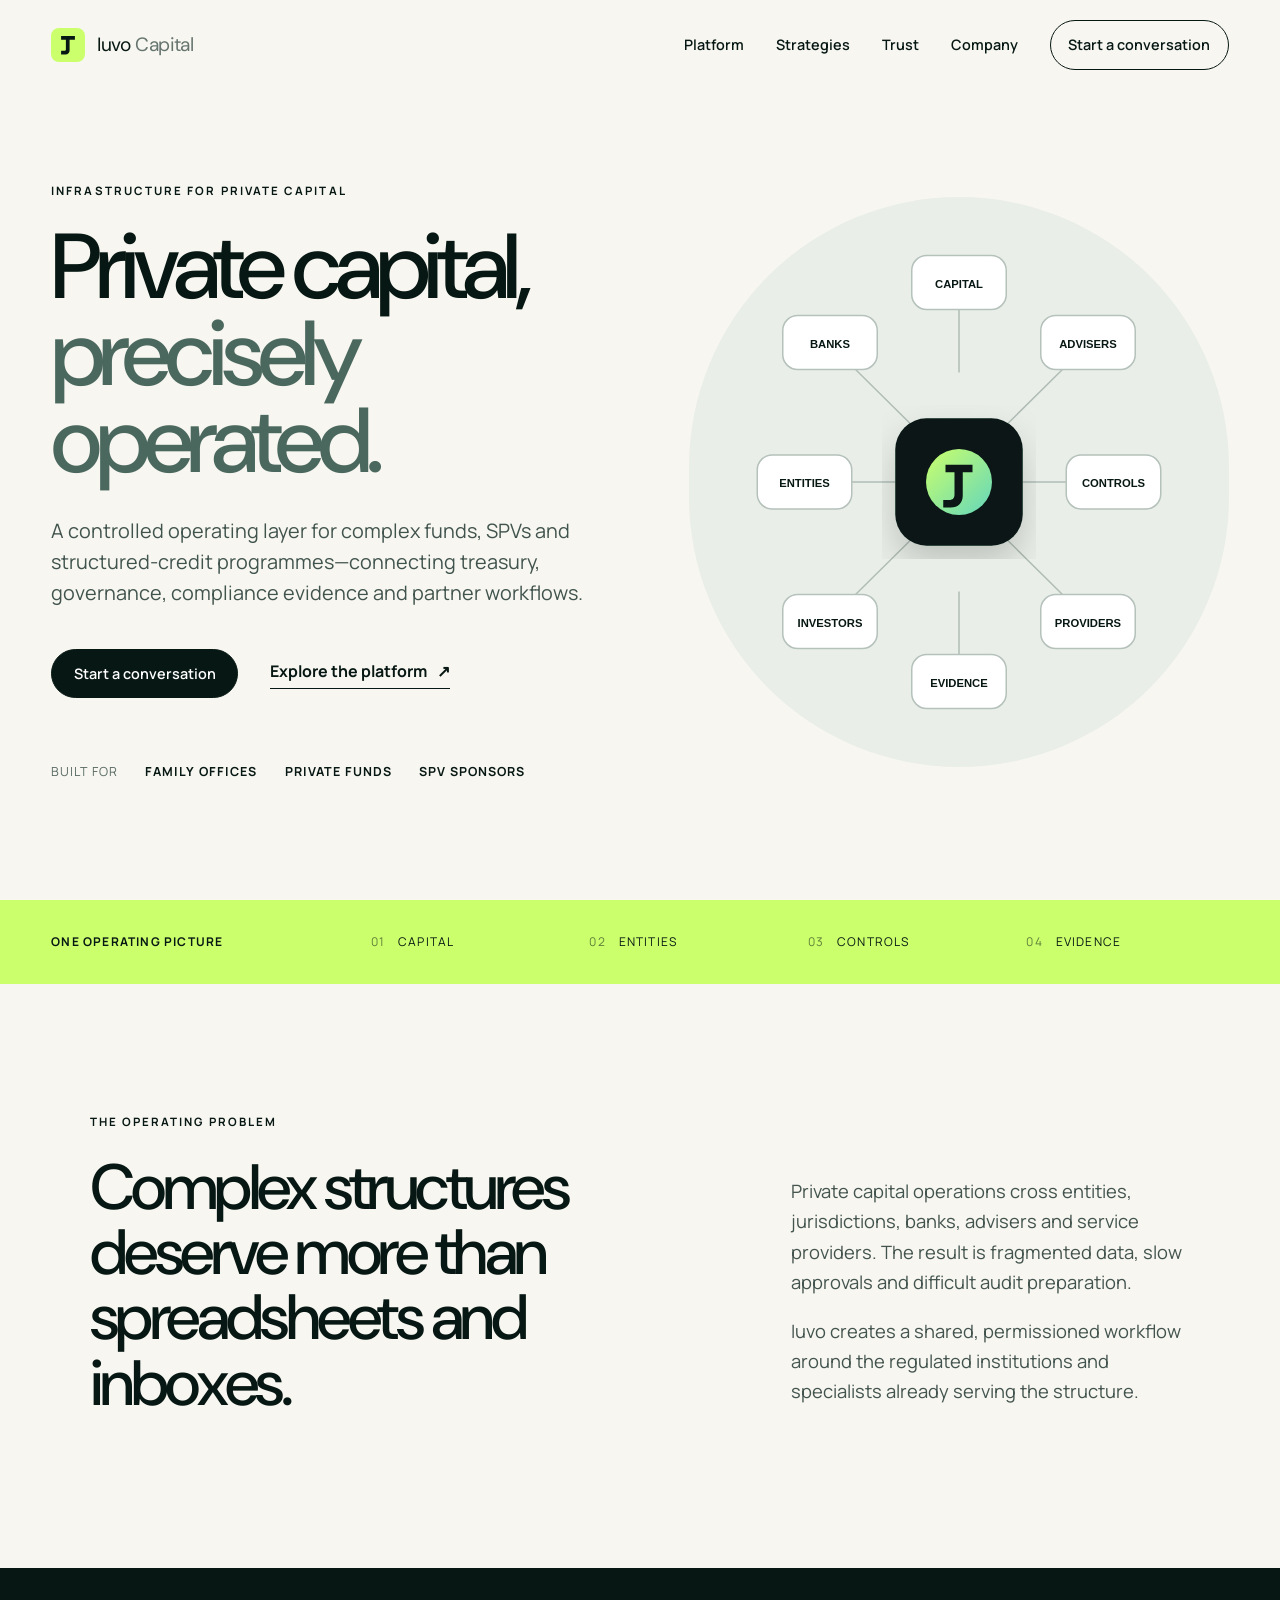
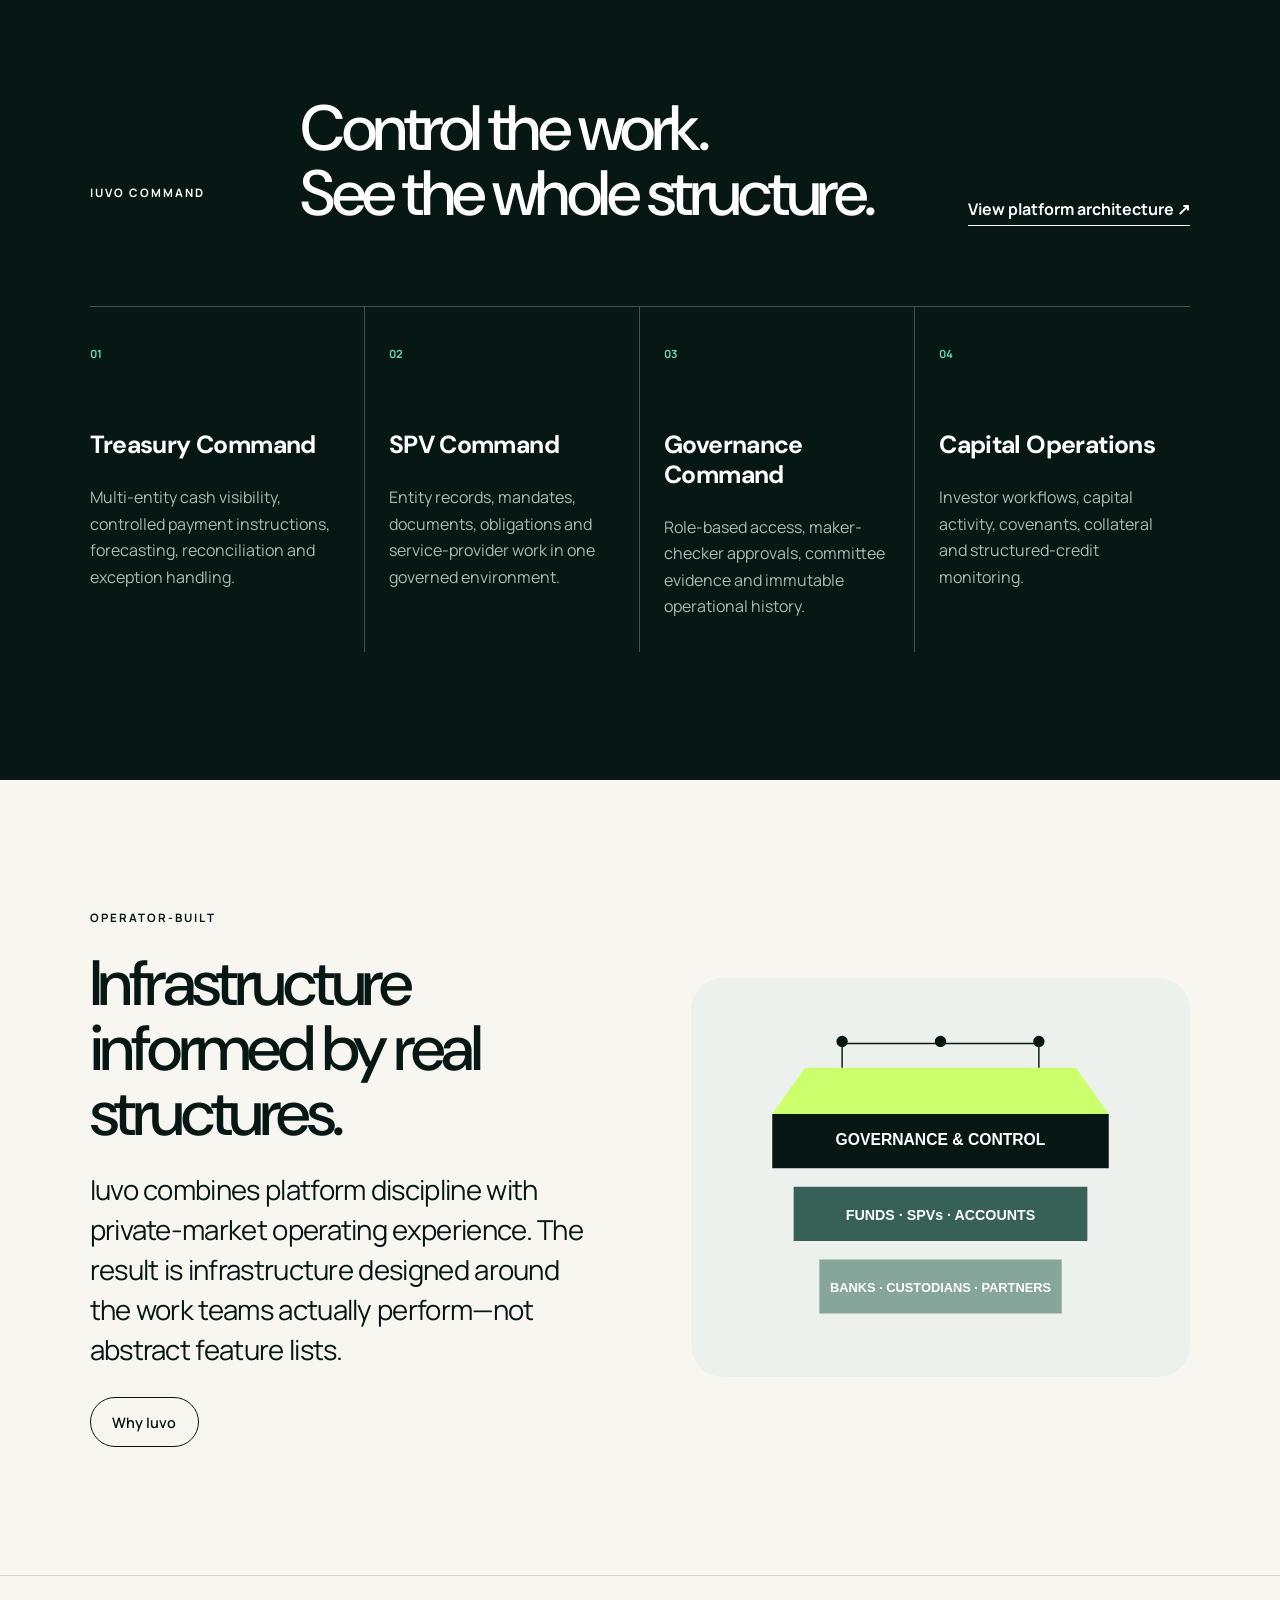
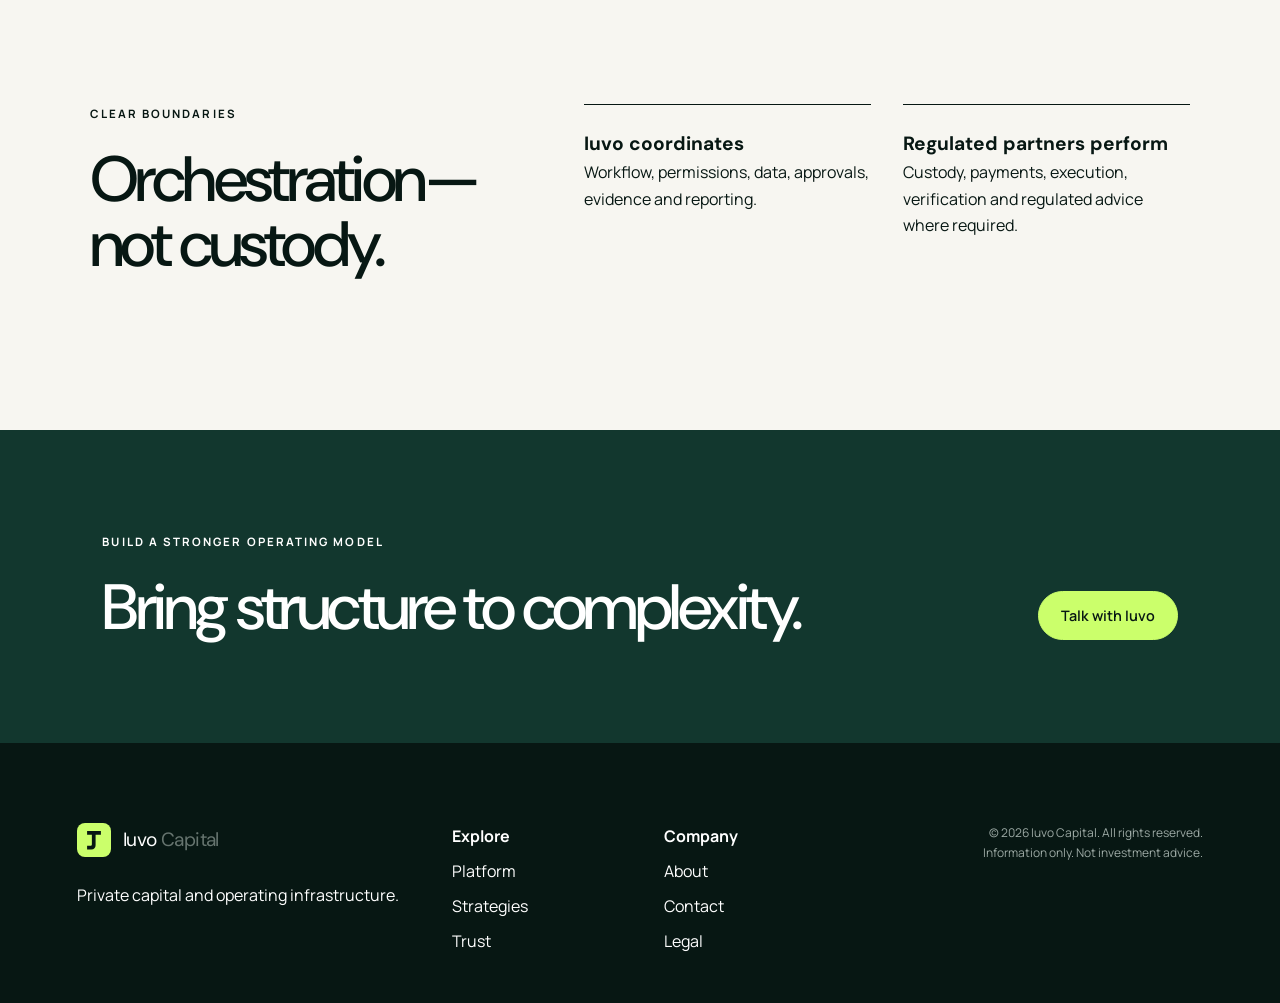
<file: index.html>
<!doctype html>
<html lang="en">
<head>
  <meta charset="utf-8"><meta name="viewport" content="width=device-width,initial-scale=1">
  <meta name="description" content="Iuvo Capital provides controlled operating infrastructure for complex private capital structures.">
  <meta name="theme-color" content="#071713"><title>Iuvo Capital — Private capital, precisely operated</title>
  <link rel="icon" href="assets/mark.svg" type="image/svg+xml"><link rel="stylesheet" href="assets/site.css">
  <script defer src="assets/site.js"></script>
</head>
<body>
<a class="skip" href="#main">Skip to content</a>
<header class="site-header"><a class="brand" href="index.html" aria-label="Iuvo Capital home"><img src="assets/mark.svg" alt=""><span>Iuvo <b>Capital</b></span></a><button class="menu" aria-expanded="false" aria-controls="nav">Menu</button><nav id="nav" aria-label="Main navigation"><a href="platform.html">Platform</a><a href="strategies.html">Strategies</a><a href="security.html">Trust</a><a href="about.html">Company</a><a class="nav-cta" href="contact.html">Start a conversation</a></nav></header>
<main id="main">
<section class="hero"><div class="hero-copy"><p class="eyebrow">Infrastructure for private capital</p><h1>Private capital,<br><em>precisely operated.</em></h1><p class="lede">A controlled operating layer for complex funds, SPVs and structured-credit programmes—connecting treasury, governance, compliance evidence and partner workflows.</p><div class="actions"><a class="button" href="contact.html">Start a conversation</a><a class="text-link" href="platform.html">Explore the platform <span>↗</span></a></div><div class="hero-proof"><span>Built for</span><b>Family offices</b><b>Private funds</b><b>SPV sponsors</b></div></div><div class="hero-art"><img src="assets/hero-system.svg" alt="Abstract network showing connected entities, capital and controls"></div></section>
<section class="signal"><p>One operating picture</p><div><span>01</span> Capital</div><div><span>02</span> Entities</div><div><span>03</span> Controls</div><div><span>04</span> Evidence</div></section>
<section class="section intro"><div><p class="eyebrow">The operating problem</p><h2>Complex structures deserve more than spreadsheets and inboxes.</h2></div><div><p>Private capital operations cross entities, jurisdictions, banks, advisers and service providers. The result is fragmented data, slow approvals and difficult audit preparation.</p><p>Iuvo creates a shared, permissioned workflow around the regulated institutions and specialists already serving the structure.</p></div></section>
<section class="section dark"><div class="section-head"><p class="eyebrow">Iuvo Command</p><h2>Control the work.<br>See the whole structure.</h2><a class="text-link light" href="platform.html">View platform architecture ↗</a></div><div class="card-grid"><article class="feature-card"><span>01</span><h3>Treasury Command</h3><p>Multi-entity cash visibility, controlled payment instructions, forecasting, reconciliation and exception handling.</p></article><article class="feature-card"><span>02</span><h3>SPV Command</h3><p>Entity records, mandates, documents, obligations and service-provider work in one governed environment.</p></article><article class="feature-card"><span>03</span><h3>Governance Command</h3><p>Role-based access, maker-checker approvals, committee evidence and immutable operational history.</p></article><article class="feature-card"><span>04</span><h3>Capital Operations</h3><p>Investor workflows, capital activity, covenants, collateral and structured-credit monitoring.</p></article></div></section>
<section class="section split"><div><p class="eyebrow">Operator-built</p><h2>Infrastructure informed by real structures.</h2><p class="large-copy">Iuvo combines platform discipline with private-market operating experience. The result is infrastructure designed around the work teams actually perform—not abstract feature lists.</p><a class="button outline" href="about.html">Why Iuvo</a></div><img src="assets/structure.svg" alt="Layered illustration of an investment structure with entities and controls"></section>
<section class="section boundary"><div><p class="eyebrow">Clear boundaries</p><h2>Orchestration—not custody.</h2></div><div class="boundary-grid"><div><b>Iuvo coordinates</b><p>Workflow, permissions, data, approvals, evidence and reporting.</p></div><div><b>Regulated partners perform</b><p>Custody, payments, execution, verification and regulated advice where required.</p></div></div></section>
<section class="cta"><p class="eyebrow">Build a stronger operating model</p><h2>Bring structure to complexity.</h2><a class="button pale" href="contact.html">Talk with Iuvo</a></section>
</main>
<footer><div><a class="brand footer-brand" href="index.html"><img src="assets/mark.svg" alt=""><span>Iuvo <b>Capital</b></span></a><p>Private capital and operating infrastructure.</p></div><div><b>Explore</b><a href="platform.html">Platform</a><a href="strategies.html">Strategies</a><a href="security.html">Trust</a></div><div><b>Company</b><a href="about.html">About</a><a href="contact.html">Contact</a><a href="legal.html">Legal</a></div><p class="fine">© <span data-year></span> Iuvo Capital. All rights reserved.<br>Information only. Not investment advice.</p></footer>
</body></html>
</file>
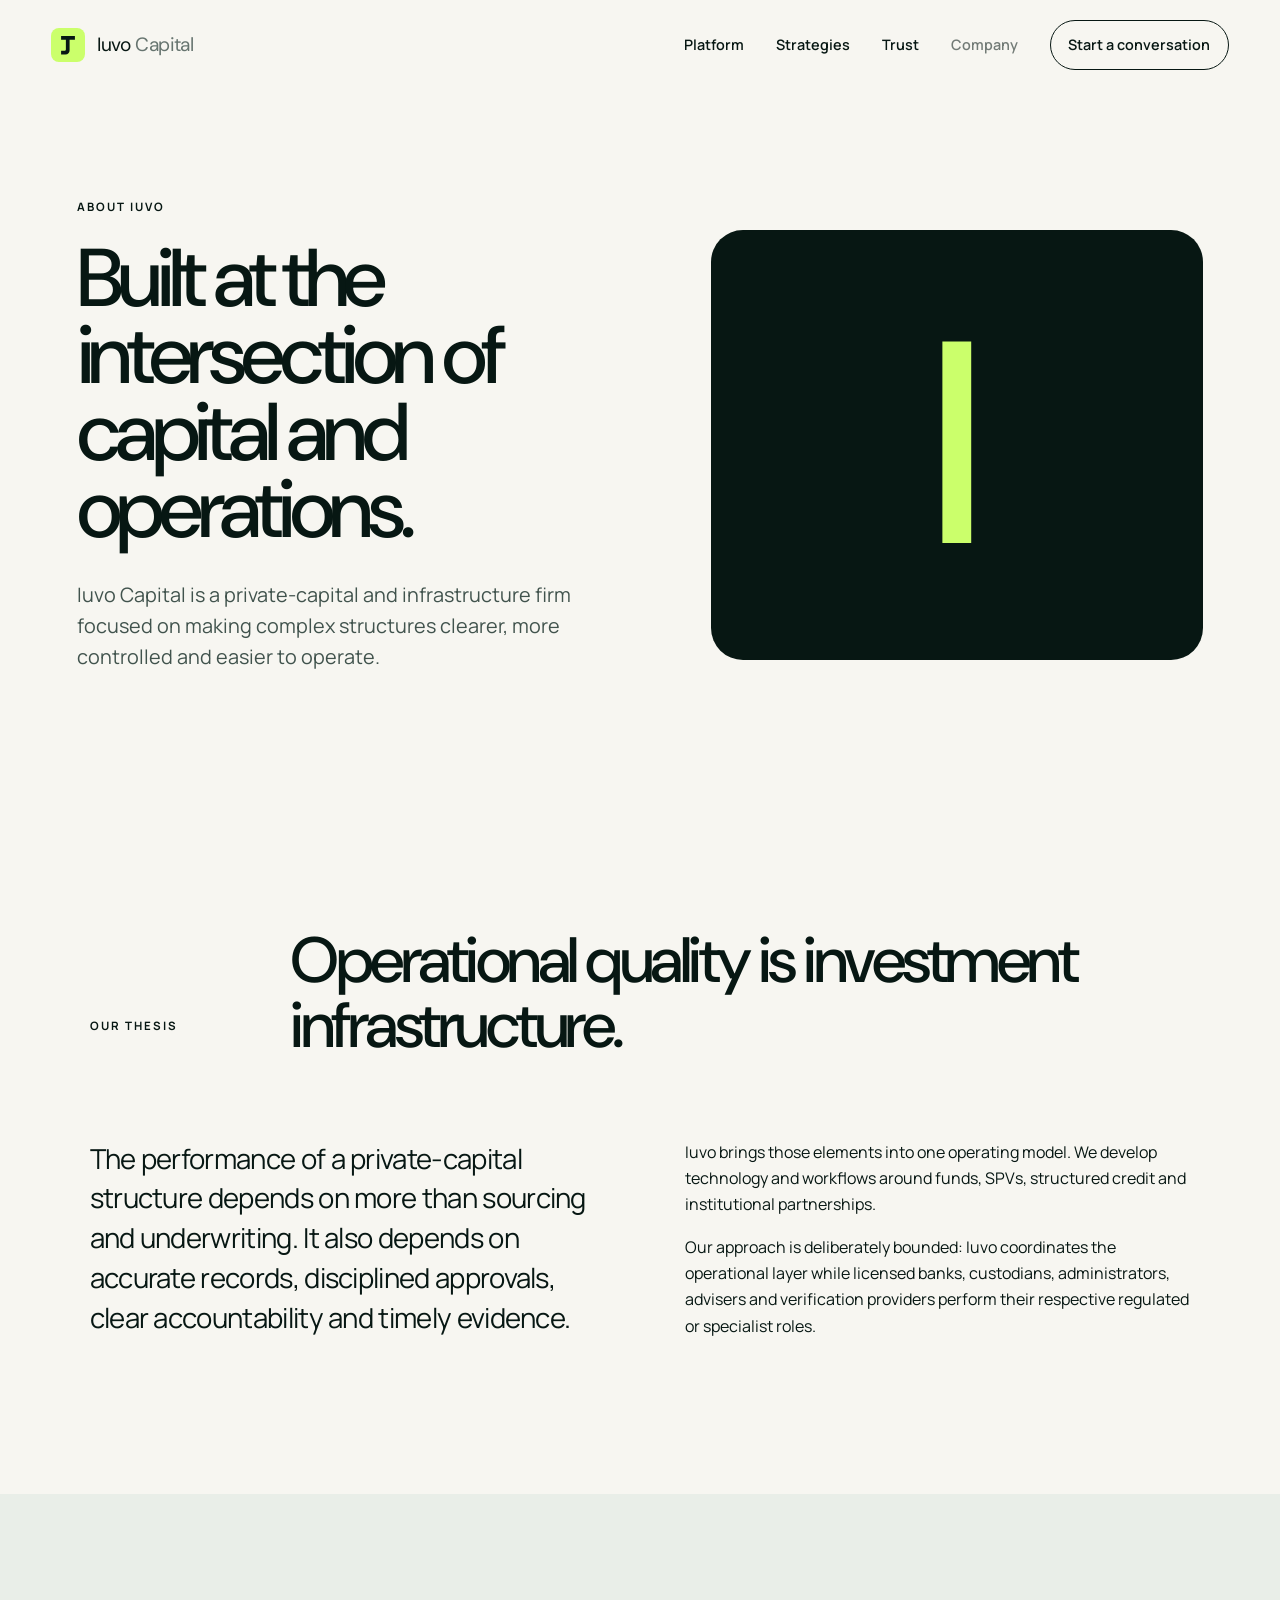
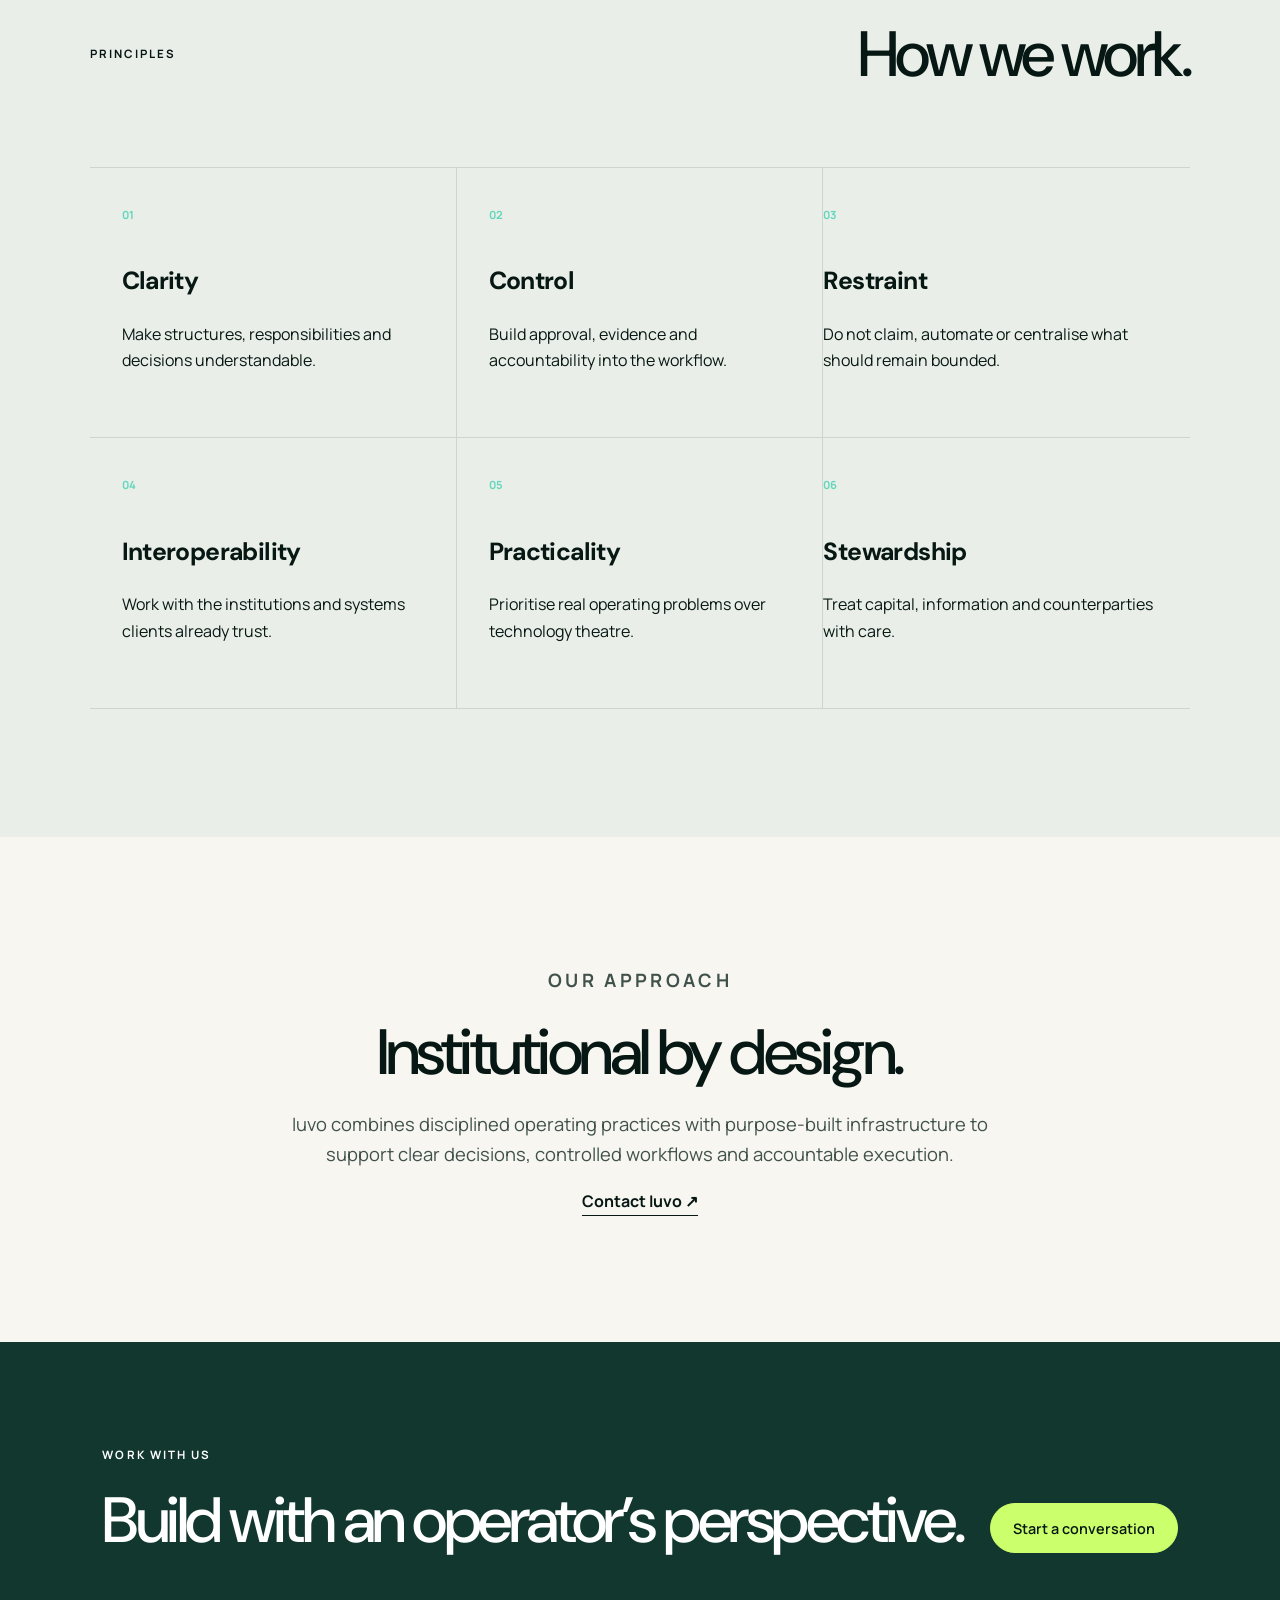
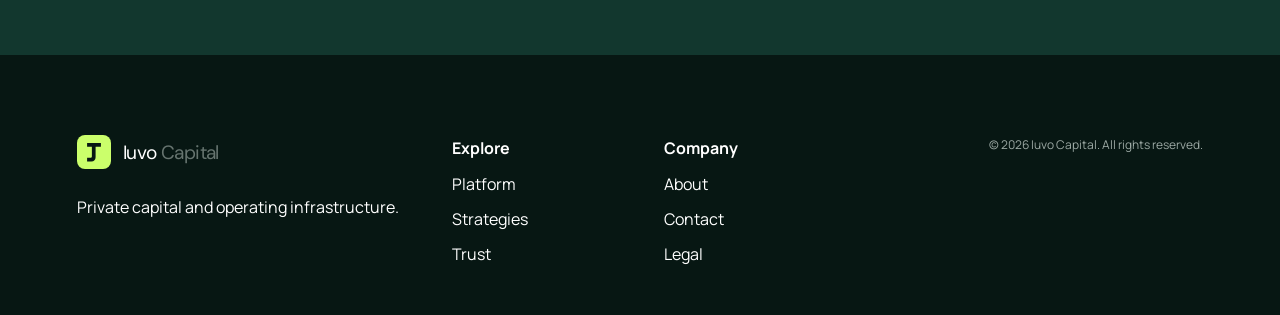
<file: about.html>
<!doctype html><html lang="en"><head><meta charset="utf-8"><meta name="viewport" content="width=device-width,initial-scale=1"><meta name="description" content="About Iuvo Capital."><title>Company — Iuvo Capital</title><link rel="icon" href="assets/mark.svg" type="image/svg+xml"><link rel="stylesheet" href="assets/site.css"><script defer src="assets/site.js"></script></head><body><a class="skip" href="#main">Skip to content</a><header class="site-header"><a class="brand" href="index.html"><img src="assets/mark.svg" alt=""><span>Iuvo <b>Capital</b></span></a><button class="menu" aria-expanded="false" aria-controls="nav">Menu</button><nav id="nav"><a href="platform.html">Platform</a><a href="strategies.html">Strategies</a><a href="security.html">Trust</a><a aria-current="page" href="about.html">Company</a><a class="nav-cta" href="contact.html">Start a conversation</a></nav></header><main id="main"><section class="page-hero about-hero"><div><p class="eyebrow">About Iuvo</p><h1>Built at the intersection of capital and operations.</h1><p class="lede">Iuvo Capital is a private-capital and infrastructure firm focused on making complex structures clearer, more controlled and easier to operate.</p></div><div class="monogram">I</div></section><section class="section"><div class="section-head"><p class="eyebrow">Our thesis</p><h2>Operational quality is investment infrastructure.</h2></div><div class="two-col"><p class="large-copy">The performance of a private-capital structure depends on more than sourcing and underwriting. It also depends on accurate records, disciplined approvals, clear accountability and timely evidence.</p><div><p>Iuvo brings those elements into one operating model. We develop technology and workflows around funds, SPVs, structured credit and institutional partnerships.</p><p>Our approach is deliberately bounded: Iuvo coordinates the operational layer while licensed banks, custodians, administrators, advisers and verification providers perform their respective regulated or specialist roles.</p></div></div></section><section class="section pale-section"><div class="section-head"><p class="eyebrow">Principles</p><h2>How we work.</h2></div><div class="principles"><article><span>01</span><h3>Clarity</h3><p>Make structures, responsibilities and decisions understandable.</p></article><article><span>02</span><h3>Control</h3><p>Build approval, evidence and accountability into the workflow.</p></article><article><span>03</span><h3>Restraint</h3><p>Do not claim, automate or centralise what should remain bounded.</p></article><article><span>04</span><h3>Interoperability</h3><p>Work with the institutions and systems clients already trust.</p></article><article><span>05</span><h3>Practicality</h3><p>Prioritise real operating problems over technology theatre.</p></article><article><span>06</span><h3>Stewardship</h3><p>Treat capital, information and counterparties with care.</p></article></div></section><section class="section notice"><p class="eyebrow">Our approach</p><h2>Institutional by design.</h2><p>Iuvo combines disciplined operating practices with purpose-built infrastructure to support clear decisions, controlled workflows and accountable execution.</p><a class="text-link" href="contact.html">Contact Iuvo ↗</a></section><section class="cta"><p class="eyebrow">Work with us</p><h2>Build with an operator’s perspective.</h2><a class="button pale" href="contact.html">Start a conversation</a></section></main><footer><div><a class="brand footer-brand" href="index.html"><img src="assets/mark.svg" alt=""><span>Iuvo <b>Capital</b></span></a><p>Private capital and operating infrastructure.</p></div><div><b>Explore</b><a href="platform.html">Platform</a><a href="strategies.html">Strategies</a><a href="security.html">Trust</a></div><div><b>Company</b><a href="about.html">About</a><a href="contact.html">Contact</a><a href="legal.html">Legal</a></div><p class="fine">© <span data-year></span> Iuvo Capital. All rights reserved.</p></footer></body></html>
</file>
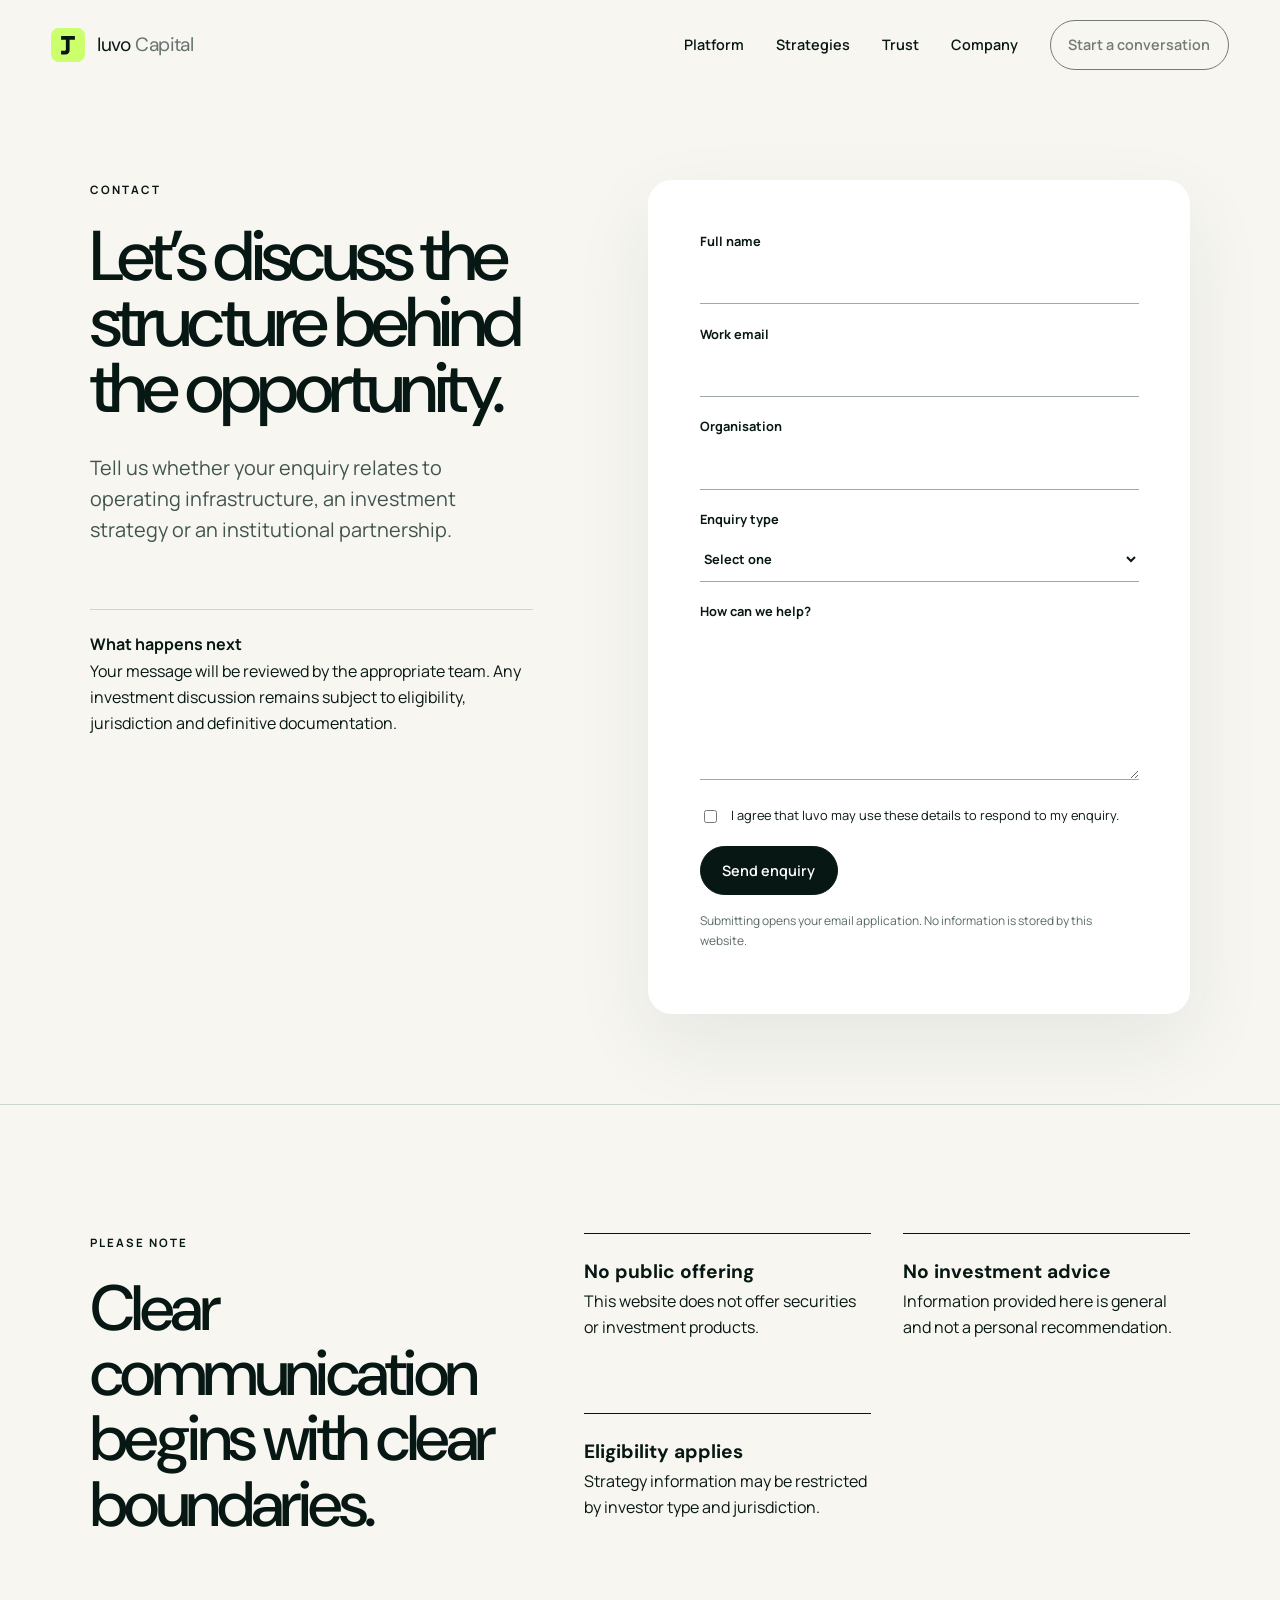
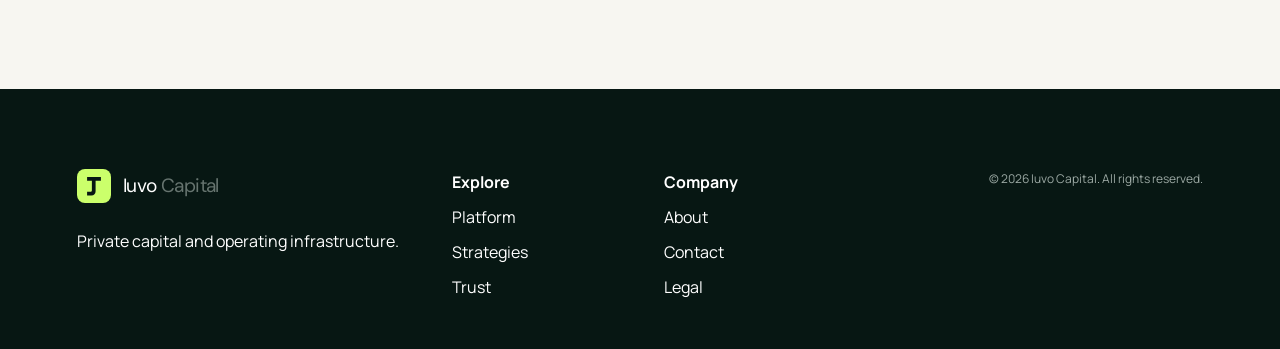
<file: contact.html>
<!doctype html><html lang="en"><head><meta charset="utf-8"><meta name="viewport" content="width=device-width,initial-scale=1"><meta name="description" content="Contact Iuvo Capital."><title>Contact — Iuvo Capital</title><link rel="icon" href="assets/mark.svg" type="image/svg+xml"><link rel="stylesheet" href="assets/site.css"><script defer src="assets/site.js"></script></head><body><a class="skip" href="#main">Skip to content</a><header class="site-header"><a class="brand" href="index.html"><img src="assets/mark.svg" alt=""><span>Iuvo <b>Capital</b></span></a><button class="menu" aria-expanded="false" aria-controls="nav">Menu</button><nav id="nav"><a href="platform.html">Platform</a><a href="strategies.html">Strategies</a><a href="security.html">Trust</a><a href="about.html">Company</a><a class="nav-cta" aria-current="page" href="contact.html">Start a conversation</a></nav></header><main id="main"><section class="contact-wrap"><div><p class="eyebrow">Contact</p><h1>Let’s discuss the structure behind the opportunity.</h1><p class="lede">Tell us whether your enquiry relates to operating infrastructure, an investment strategy or an institutional partnership.</p><div class="contact-note"><b>What happens next</b><p>Your message will be reviewed by the appropriate team. Any investment discussion remains subject to eligibility, jurisdiction and definitive documentation.</p></div></div><form id="contact-form" action="mailto:contact@iuvo.capital" method="post" enctype="text/plain"><label>Full name<input required name="name" autocomplete="name"></label><label>Work email<input required type="email" name="email" autocomplete="email"></label><label>Organisation<input name="organisation" autocomplete="organization"></label><label>Enquiry type<select required name="enquiry"><option value="">Select one</option><option>Platform and infrastructure</option><option>Investment strategy</option><option>Institutional partnership</option><option>Security and diligence</option><option>Other</option></select></label><label>How can we help?<textarea required name="message" rows="6"></textarea></label><label class="consent"><input required type="checkbox" name="consent"> <span>I agree that Iuvo may use these details to respond to my enquiry.</span></label><button class="button" type="submit">Send enquiry</button><p class="form-note">Submitting opens your email application. No information is stored by this website.</p></form></section><section class="section boundary"><div><p class="eyebrow">Please note</p><h2>Clear communication begins with clear boundaries.</h2></div><div class="boundary-grid"><div><b>No public offering</b><p>This website does not offer securities or investment products.</p></div><div><b>No investment advice</b><p>Information provided here is general and not a personal recommendation.</p></div><div><b>Eligibility applies</b><p>Strategy information may be restricted by investor type and jurisdiction.</p></div></div></section></main><footer><div><a class="brand footer-brand" href="index.html"><img src="assets/mark.svg" alt=""><span>Iuvo <b>Capital</b></span></a><p>Private capital and operating infrastructure.</p></div><div><b>Explore</b><a href="platform.html">Platform</a><a href="strategies.html">Strategies</a><a href="security.html">Trust</a></div><div><b>Company</b><a href="about.html">About</a><a href="contact.html">Contact</a><a href="legal.html">Legal</a></div><p class="fine">© <span data-year></span> Iuvo Capital. All rights reserved.</p></footer></body></html>
</file>
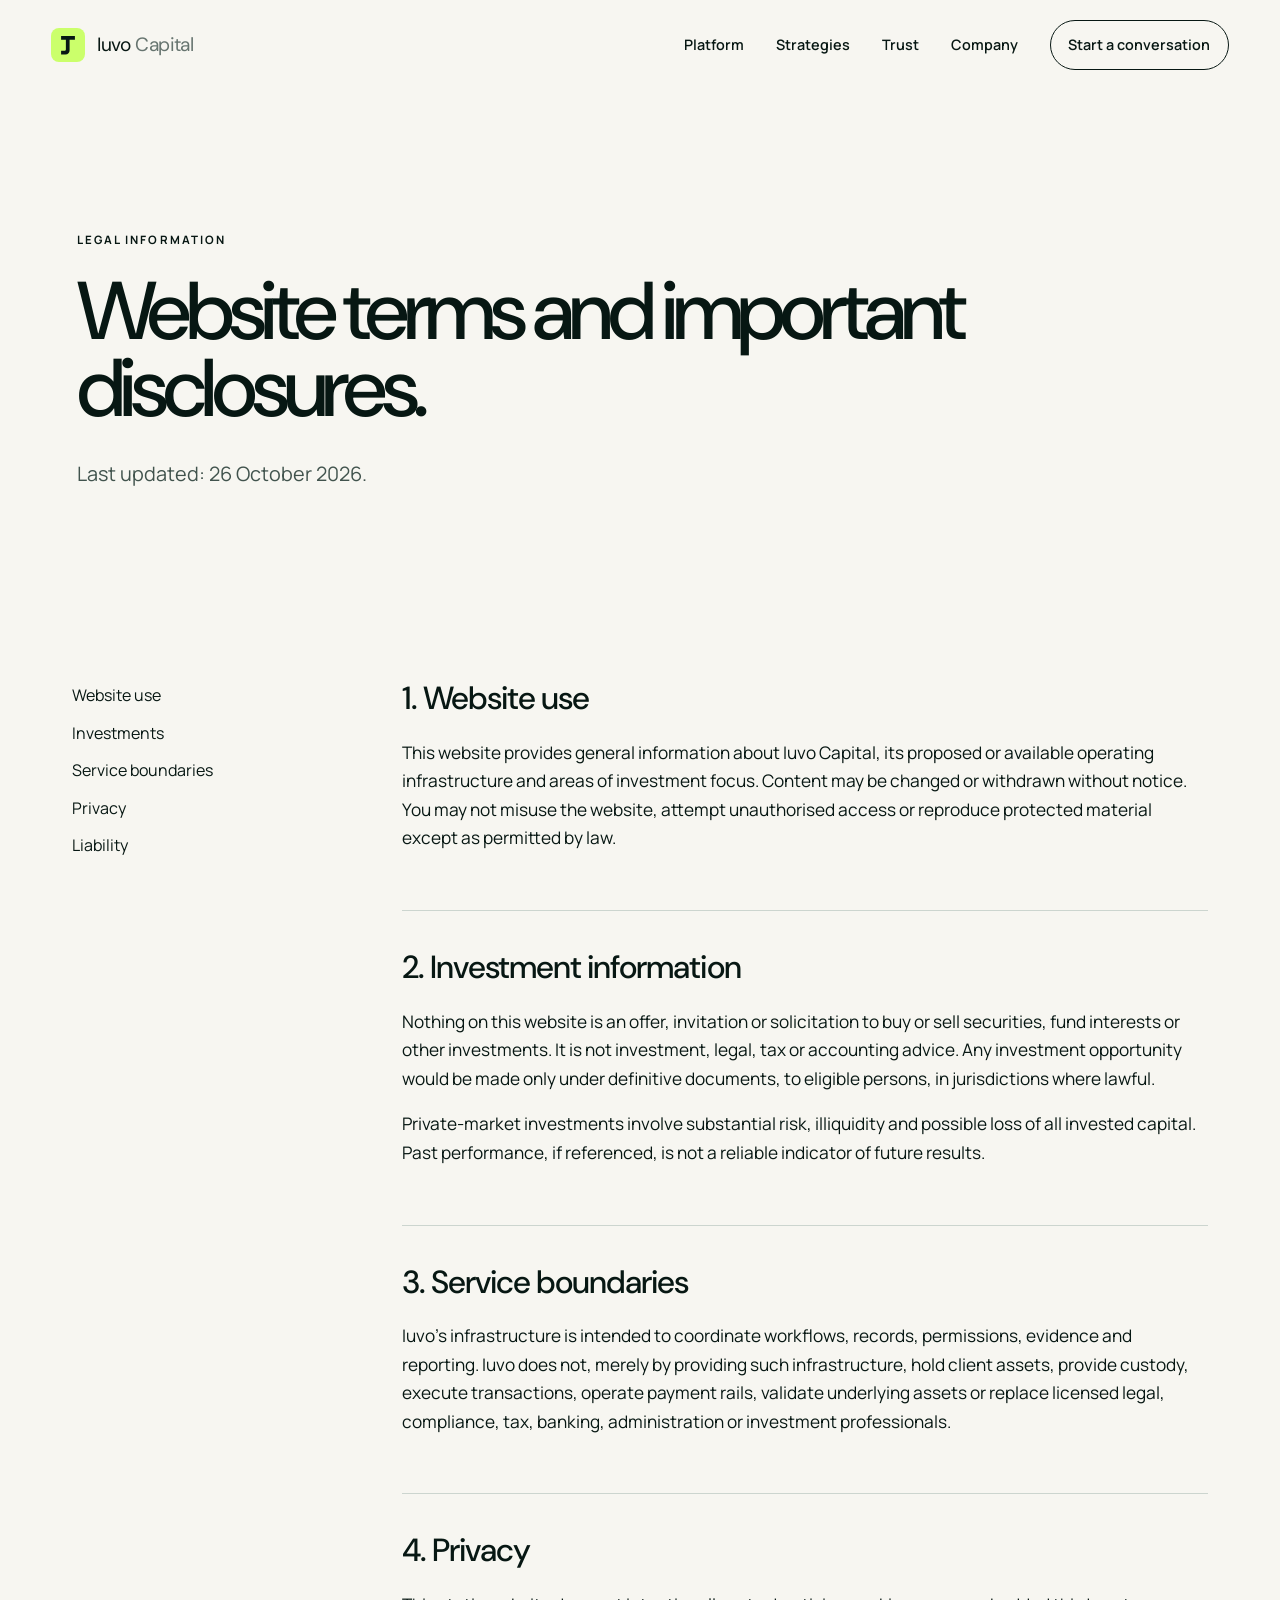
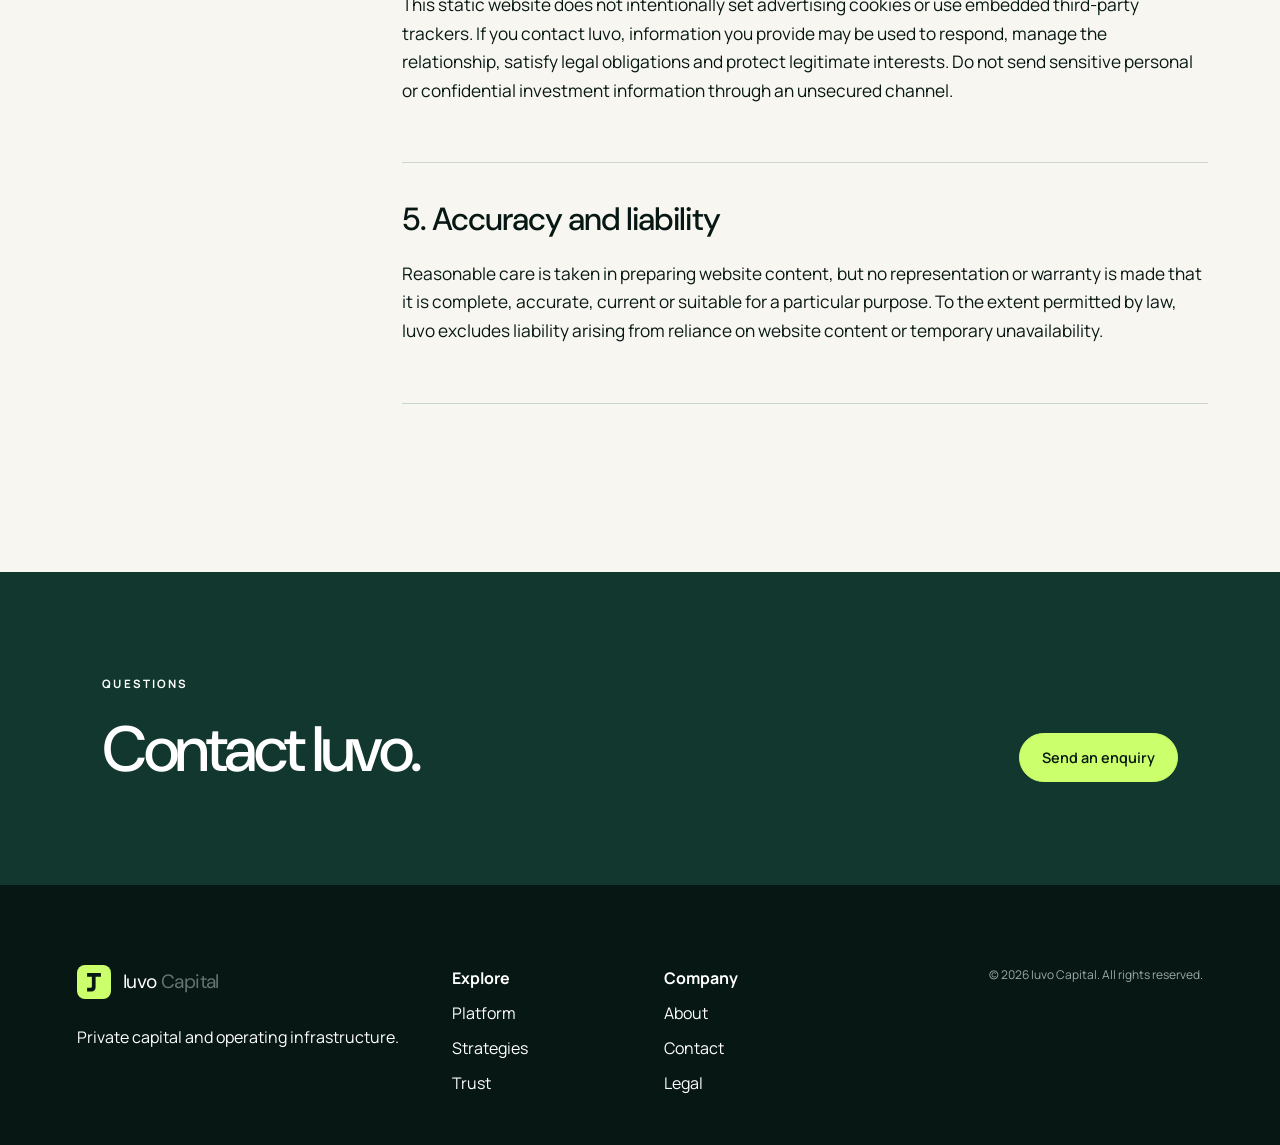
<file: legal.html>
<!doctype html><html lang="en"><head><meta charset="utf-8"><meta name="viewport" content="width=device-width,initial-scale=1"><meta name="description" content="Legal information for the Iuvo Capital website."><title>Legal — Iuvo Capital</title><link rel="icon" href="assets/mark.svg" type="image/svg+xml"><link rel="stylesheet" href="assets/site.css"><script defer src="assets/site.js"></script></head><body><a class="skip" href="#main">Skip to content</a><header class="site-header"><a class="brand" href="index.html"><img src="assets/mark.svg" alt=""><span>Iuvo <b>Capital</b></span></a><button class="menu" aria-expanded="false" aria-controls="nav">Menu</button><nav id="nav"><a href="platform.html">Platform</a><a href="strategies.html">Strategies</a><a href="security.html">Trust</a><a href="about.html">Company</a><a class="nav-cta" href="contact.html">Start a conversation</a></nav></header><main id="main"><section class="page-hero compact"><div><p class="eyebrow">Legal information</p><h1>Website terms and important disclosures.</h1><p class="lede">Last updated: 26 October 2026.</p></div></section><section class="legal-copy"><nav aria-label="Legal sections"><a href="#use">Website use</a><a href="#investments">Investments</a><a href="#services">Service boundaries</a><a href="#privacy">Privacy</a><a href="#liability">Liability</a></nav><article><section id="use"><h2>1. Website use</h2><p>This website provides general information about Iuvo Capital, its proposed or available operating infrastructure and areas of investment focus. Content may be changed or withdrawn without notice. You may not misuse the website, attempt unauthorised access or reproduce protected material except as permitted by law.</p></section><section id="investments"><h2>2. Investment information</h2><p>Nothing on this website is an offer, invitation or solicitation to buy or sell securities, fund interests or other investments. It is not investment, legal, tax or accounting advice. Any investment opportunity would be made only under definitive documents, to eligible persons, in jurisdictions where lawful.</p><p>Private-market investments involve substantial risk, illiquidity and possible loss of all invested capital. Past performance, if referenced, is not a reliable indicator of future results.</p></section><section id="services"><h2>3. Service boundaries</h2><p>Iuvo’s infrastructure is intended to coordinate workflows, records, permissions, evidence and reporting. Iuvo does not, merely by providing such infrastructure, hold client assets, provide custody, execute transactions, operate payment rails, validate underlying assets or replace licensed legal, compliance, tax, banking, administration or investment professionals.</p></section><section id="privacy"><h2>4. Privacy</h2><p>This static website does not intentionally set advertising cookies or use embedded third-party trackers. If you contact Iuvo, information you provide may be used to respond, manage the relationship, satisfy legal obligations and protect legitimate interests. Do not send sensitive personal or confidential investment information through an unsecured channel.</p></section><section id="liability"><h2>5. Accuracy and liability</h2><p>Reasonable care is taken in preparing website content, but no representation or warranty is made that it is complete, accurate, current or suitable for a particular purpose. To the extent permitted by law, Iuvo excludes liability arising from reliance on website content or temporary unavailability.</p></section></article></section><section class="cta"><p class="eyebrow">Questions</p><h2>Contact Iuvo.</h2><a class="button pale" href="contact.html">Send an enquiry</a></section></main><footer><div><a class="brand footer-brand" href="index.html"><img src="assets/mark.svg" alt=""><span>Iuvo <b>Capital</b></span></a><p>Private capital and operating infrastructure.</p></div><div><b>Explore</b><a href="platform.html">Platform</a><a href="strategies.html">Strategies</a><a href="security.html">Trust</a></div><div><b>Company</b><a href="about.html">About</a><a href="contact.html">Contact</a><a href="legal.html">Legal</a></div><p class="fine">© <span data-year></span> Iuvo Capital. All rights reserved.</p></footer></body></html>
</file>
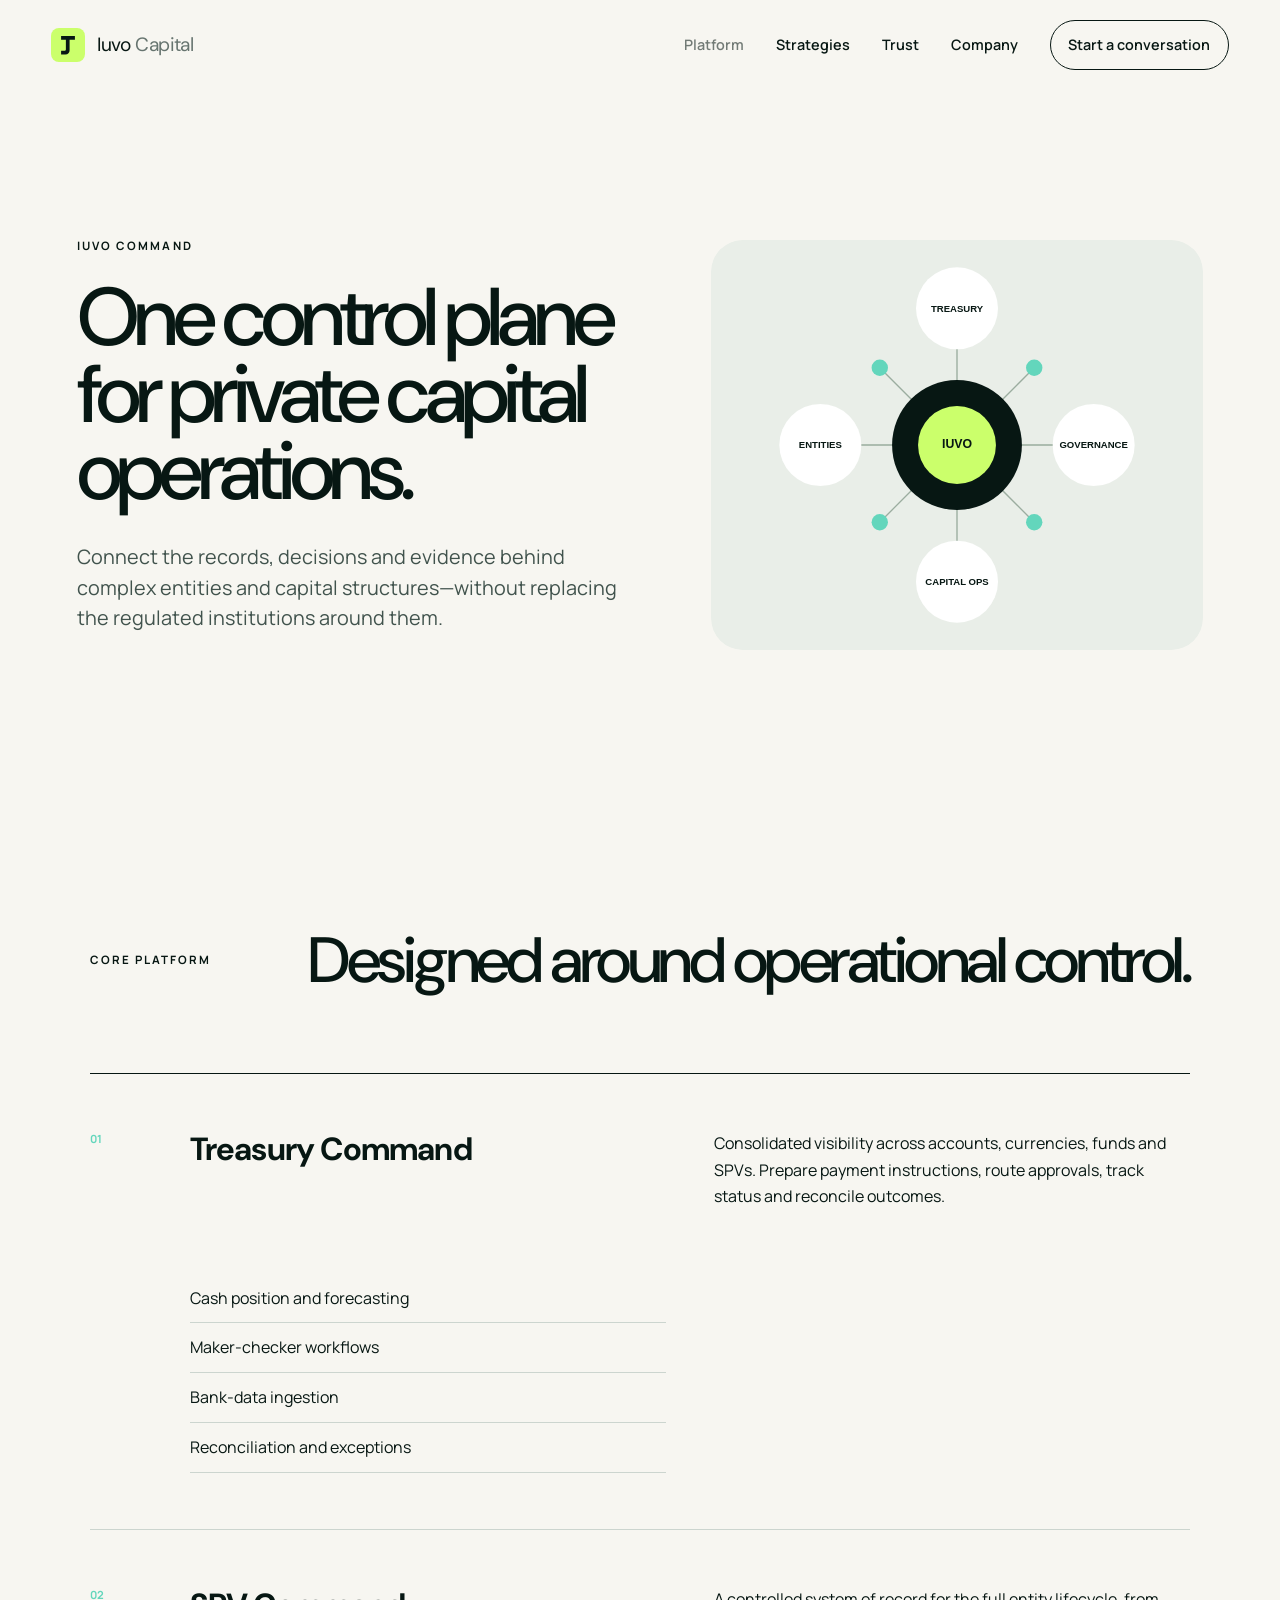
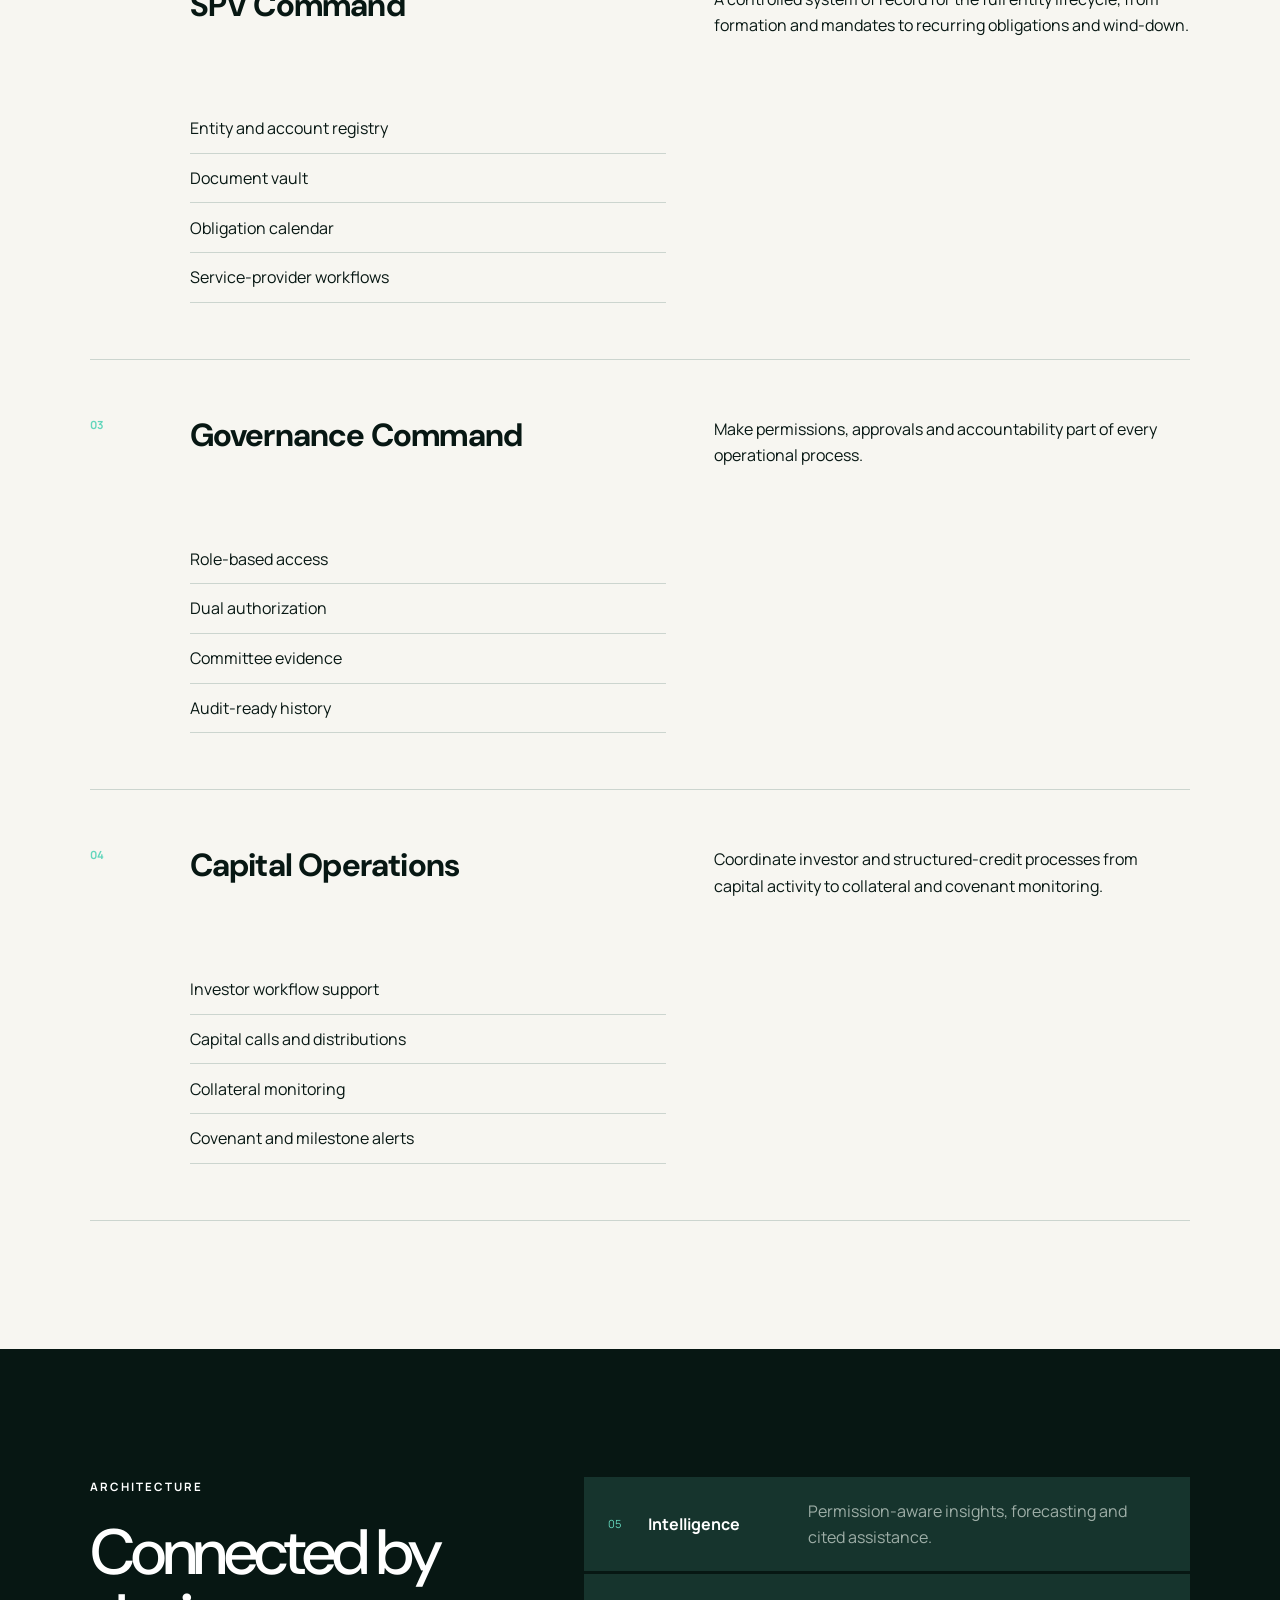
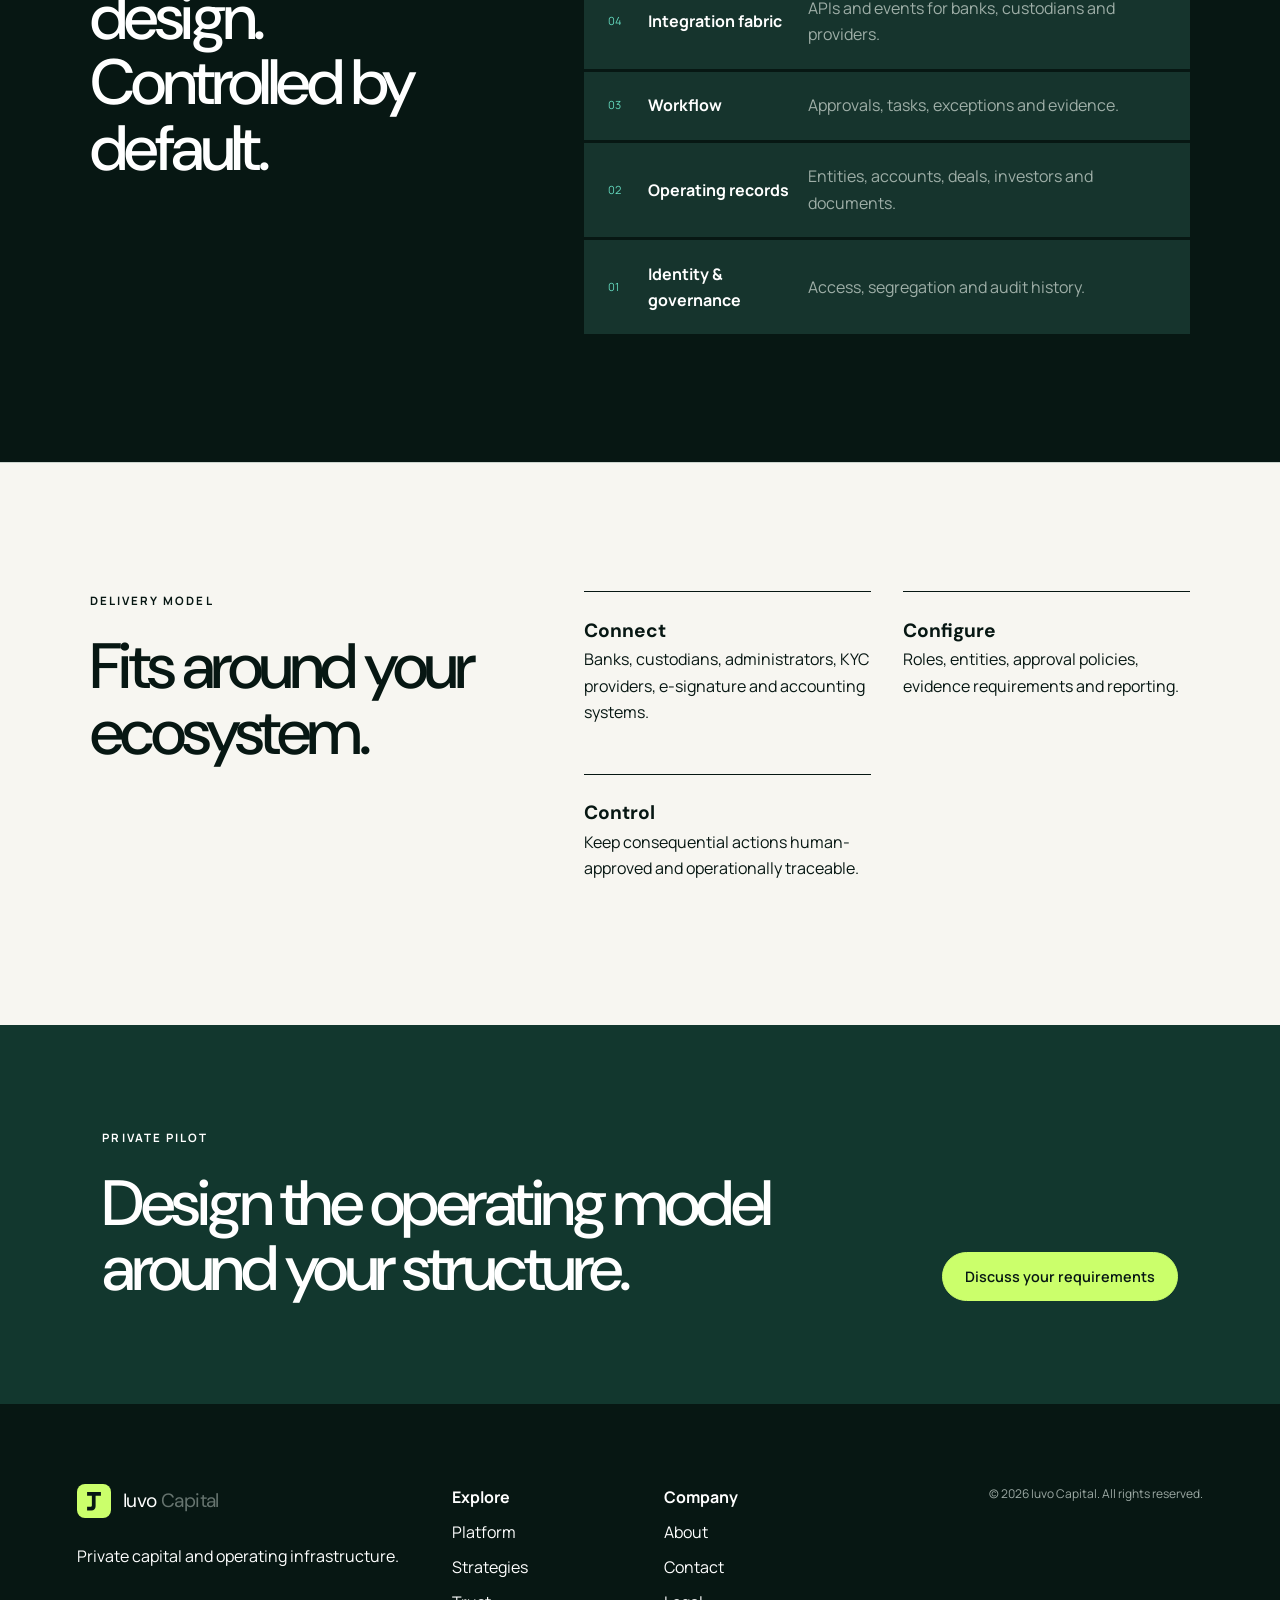
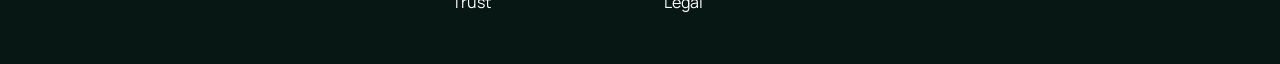
<file: platform.html>
<!doctype html><html lang="en"><head><meta charset="utf-8"><meta name="viewport" content="width=device-width,initial-scale=1"><meta name="description" content="Iuvo Command connects treasury, SPV, governance and capital operations."><title>Platform — Iuvo Capital</title><link rel="icon" href="assets/mark.svg" type="image/svg+xml"><link rel="stylesheet" href="assets/site.css"><script defer src="assets/site.js"></script></head><body><a class="skip" href="#main">Skip to content</a><header class="site-header"><a class="brand" href="index.html"><img src="assets/mark.svg" alt=""><span>Iuvo <b>Capital</b></span></a><button class="menu" aria-expanded="false" aria-controls="nav">Menu</button><nav id="nav"><a aria-current="page" href="platform.html">Platform</a><a href="strategies.html">Strategies</a><a href="security.html">Trust</a><a href="about.html">Company</a><a class="nav-cta" href="contact.html">Start a conversation</a></nav></header><main id="main"><section class="page-hero"><div><p class="eyebrow">Iuvo Command</p><h1>One control plane for private capital operations.</h1><p class="lede">Connect the records, decisions and evidence behind complex entities and capital structures—without replacing the regulated institutions around them.</p></div><img src="assets/platform-map.svg" alt="Diagram connecting treasury, entities, governance and intelligence"></section><section class="section"><div class="section-head"><p class="eyebrow">Core platform</p><h2>Designed around operational control.</h2></div><div class="module-list"><article><span>01</span><div><h3>Treasury Command</h3><p>Consolidated visibility across accounts, currencies, funds and SPVs. Prepare payment instructions, route approvals, track status and reconcile outcomes.</p><ul><li>Cash position and forecasting</li><li>Maker-checker workflows</li><li>Bank-data ingestion</li><li>Reconciliation and exceptions</li></ul></div></article><article><span>02</span><div><h3>SPV Command</h3><p>A controlled system of record for the full entity lifecycle, from formation and mandates to recurring obligations and wind-down.</p><ul><li>Entity and account registry</li><li>Document vault</li><li>Obligation calendar</li><li>Service-provider workflows</li></ul></div></article><article><span>03</span><div><h3>Governance Command</h3><p>Make permissions, approvals and accountability part of every operational process.</p><ul><li>Role-based access</li><li>Dual authorization</li><li>Committee evidence</li><li>Audit-ready history</li></ul></div></article><article><span>04</span><div><h3>Capital Operations</h3><p>Coordinate investor and structured-credit processes from capital activity to collateral and covenant monitoring.</p><ul><li>Investor workflow support</li><li>Capital calls and distributions</li><li>Collateral monitoring</li><li>Covenant and milestone alerts</li></ul></div></article></div></section><section class="section dark architecture"><div><p class="eyebrow">Architecture</p><h2>Connected by design.<br>Controlled by default.</h2></div><div class="layers"><div><span>05</span><b>Intelligence</b><p>Permission-aware insights, forecasting and cited assistance.</p></div><div><span>04</span><b>Integration fabric</b><p>APIs and events for banks, custodians and providers.</p></div><div><span>03</span><b>Workflow</b><p>Approvals, tasks, exceptions and evidence.</p></div><div><span>02</span><b>Operating records</b><p>Entities, accounts, deals, investors and documents.</p></div><div><span>01</span><b>Identity & governance</b><p>Access, segregation and audit history.</p></div></div></section><section class="section boundary"><div><p class="eyebrow">Delivery model</p><h2>Fits around your ecosystem.</h2></div><div class="boundary-grid"><div><b>Connect</b><p>Banks, custodians, administrators, KYC providers, e-signature and accounting systems.</p></div><div><b>Configure</b><p>Roles, entities, approval policies, evidence requirements and reporting.</p></div><div><b>Control</b><p>Keep consequential actions human-approved and operationally traceable.</p></div></div></section><section class="cta"><p class="eyebrow">Private pilot</p><h2>Design the operating model around your structure.</h2><a class="button pale" href="contact.html">Discuss your requirements</a></section></main><footer><div><a class="brand footer-brand" href="index.html"><img src="assets/mark.svg" alt=""><span>Iuvo <b>Capital</b></span></a><p>Private capital and operating infrastructure.</p></div><div><b>Explore</b><a href="platform.html">Platform</a><a href="strategies.html">Strategies</a><a href="security.html">Trust</a></div><div><b>Company</b><a href="about.html">About</a><a href="contact.html">Contact</a><a href="legal.html">Legal</a></div><p class="fine">© <span data-year></span> Iuvo Capital. All rights reserved.</p></footer></body></html>
</file>
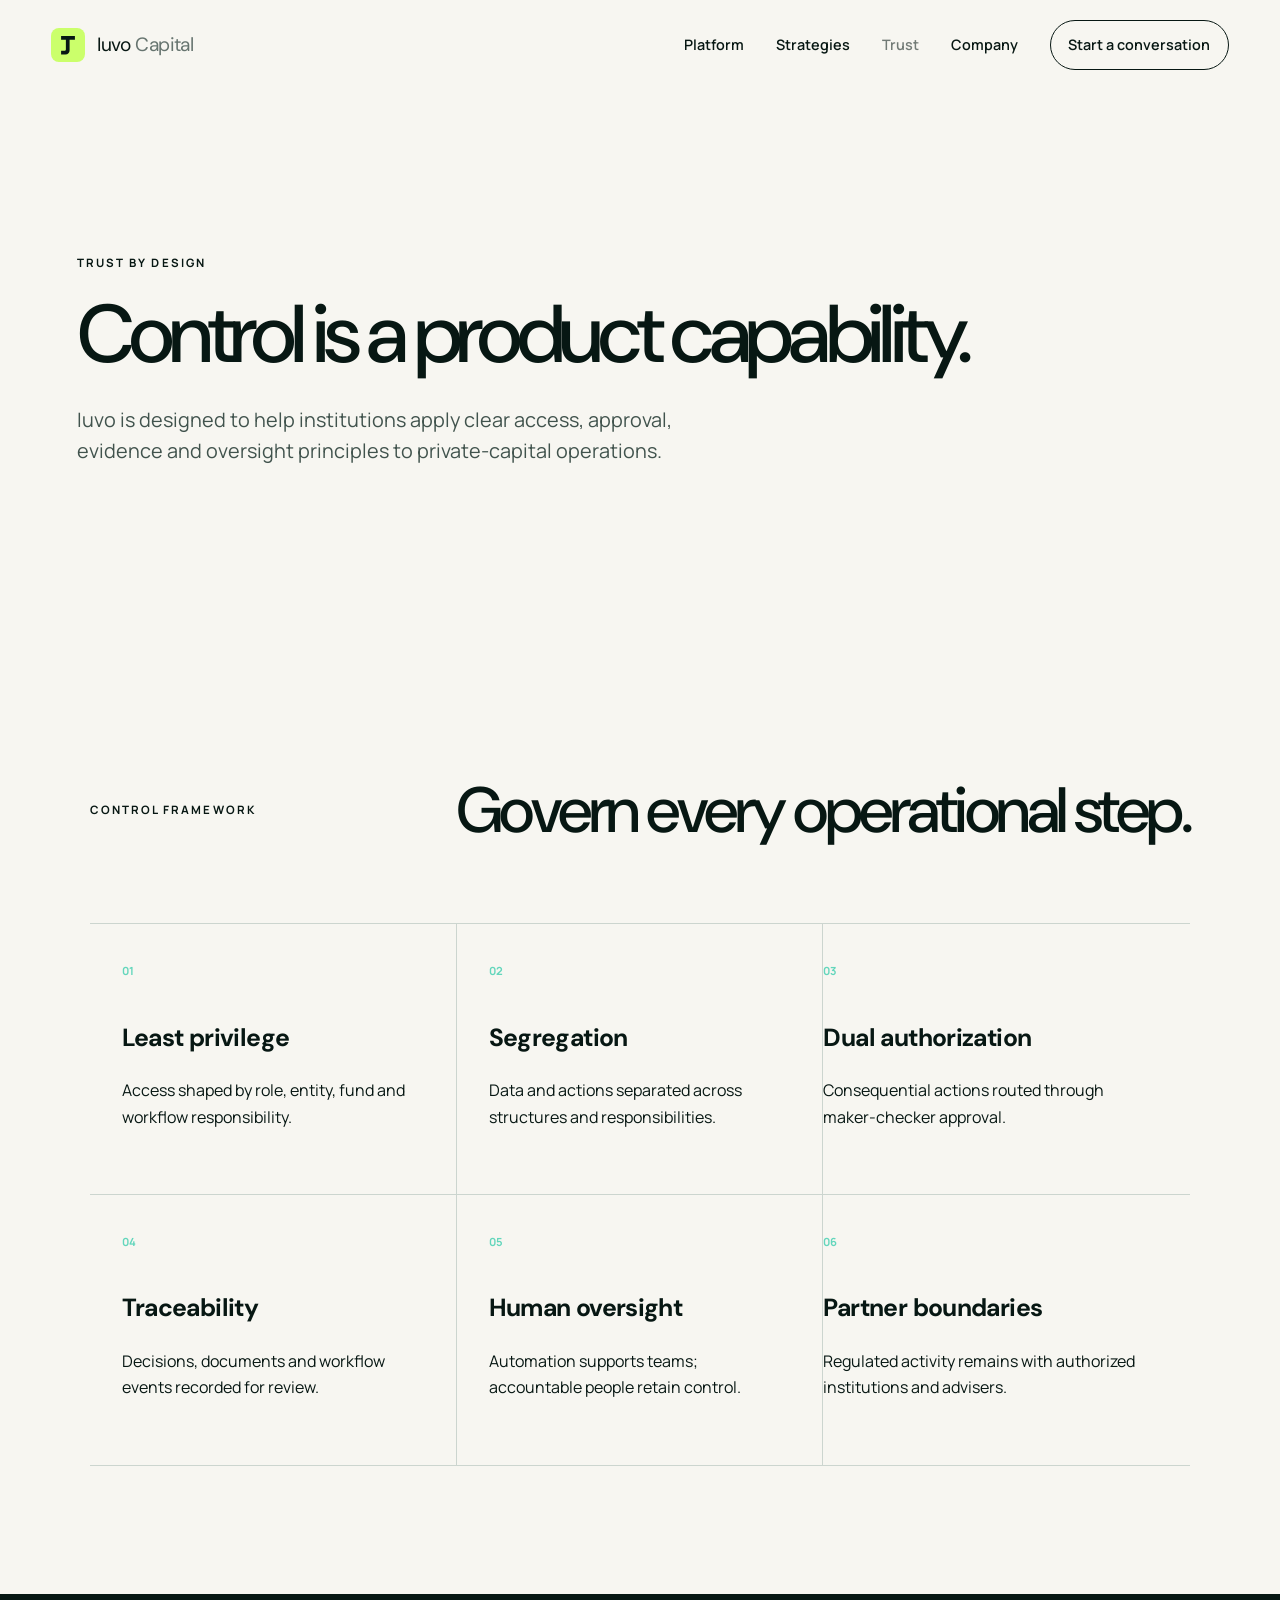
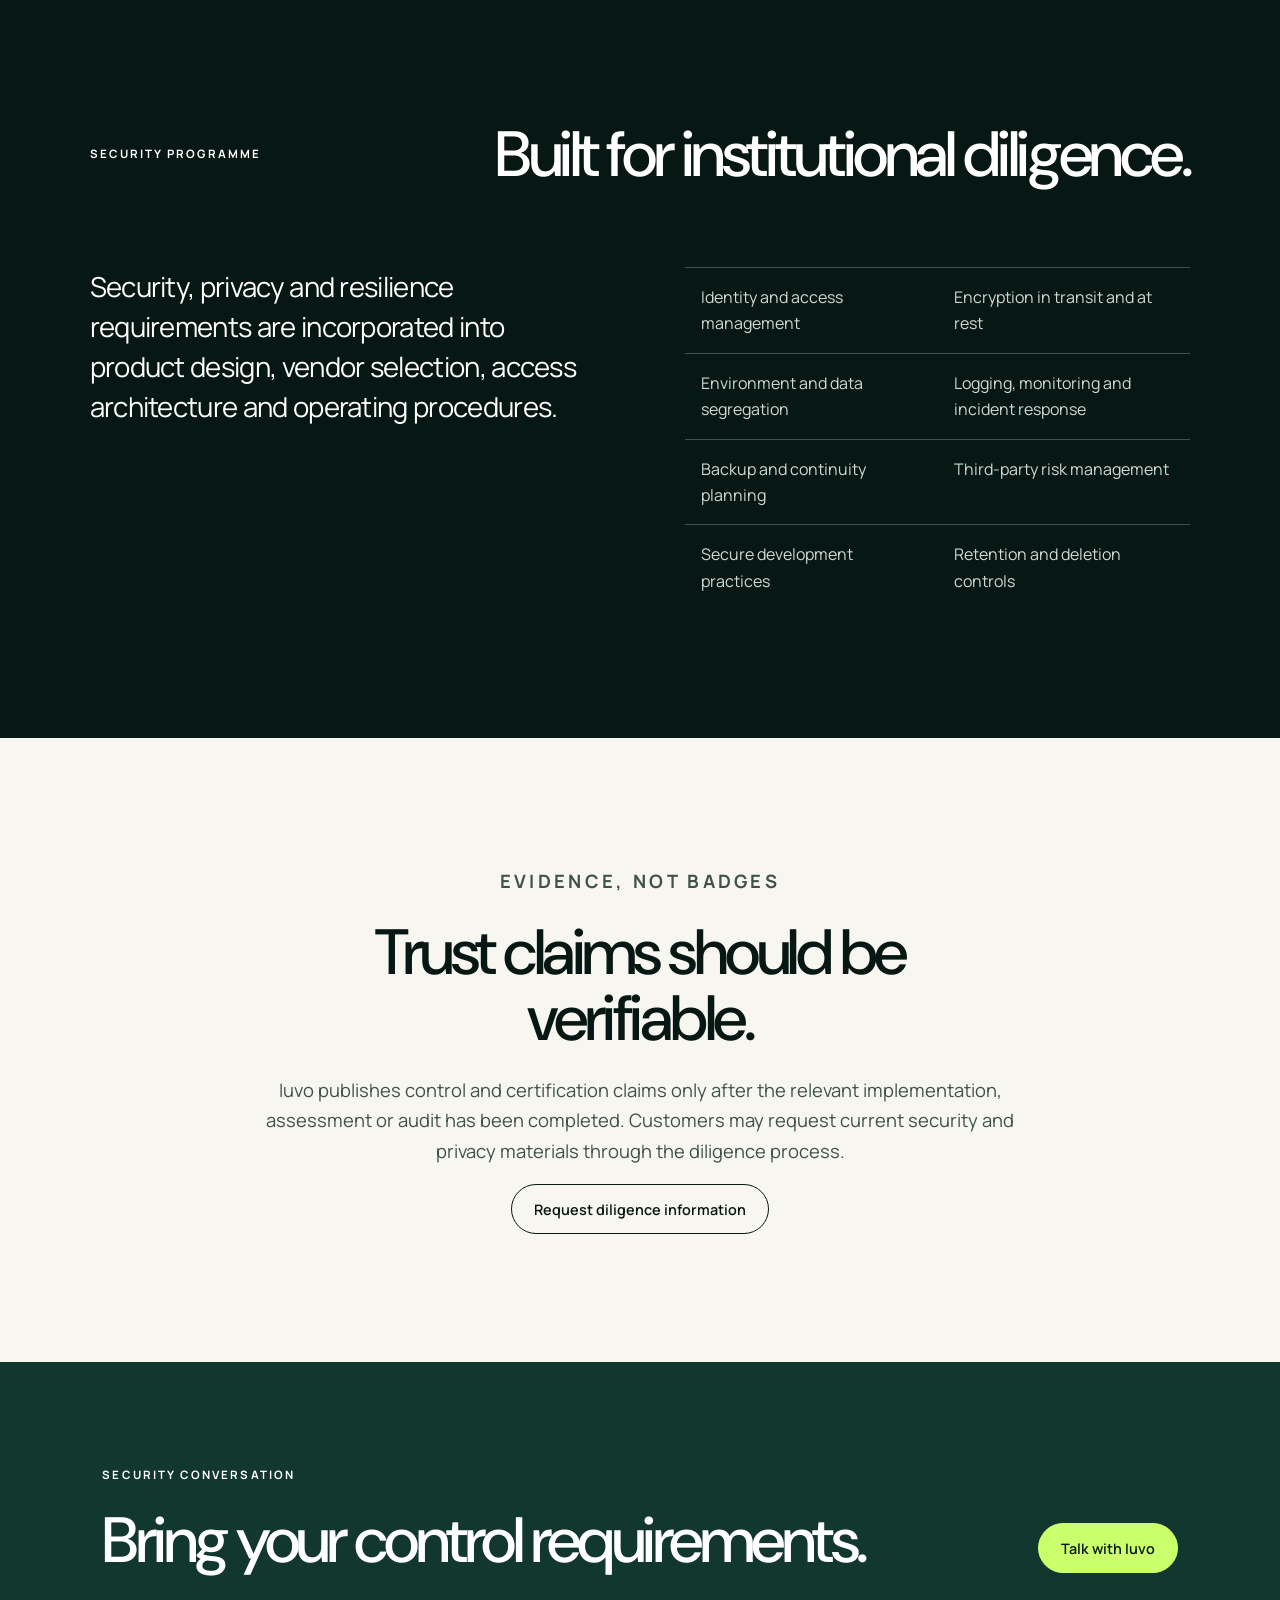
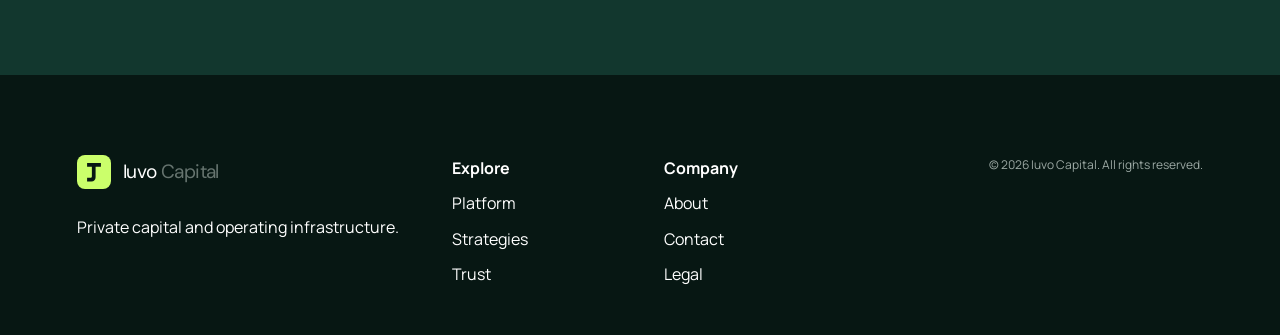
<file: security.html>
<!doctype html><html lang="en"><head><meta charset="utf-8"><meta name="viewport" content="width=device-width,initial-scale=1"><meta name="description" content="Iuvo Capital security and trust principles."><title>Trust — Iuvo Capital</title><link rel="icon" href="assets/mark.svg" type="image/svg+xml"><link rel="stylesheet" href="assets/site.css"><script defer src="assets/site.js"></script></head><body><a class="skip" href="#main">Skip to content</a><header class="site-header"><a class="brand" href="index.html"><img src="assets/mark.svg" alt=""><span>Iuvo <b>Capital</b></span></a><button class="menu" aria-expanded="false" aria-controls="nav">Menu</button><nav id="nav"><a href="platform.html">Platform</a><a href="strategies.html">Strategies</a><a aria-current="page" href="security.html">Trust</a><a href="about.html">Company</a><a class="nav-cta" href="contact.html">Start a conversation</a></nav></header><main id="main"><section class="page-hero compact"><div><p class="eyebrow">Trust by design</p><h1>Control is a product capability.</h1><p class="lede">Iuvo is designed to help institutions apply clear access, approval, evidence and oversight principles to private-capital operations.</p></div></section><section class="section"><div class="section-head"><p class="eyebrow">Control framework</p><h2>Govern every operational step.</h2></div><div class="principles"><article><span>01</span><h3>Least privilege</h3><p>Access shaped by role, entity, fund and workflow responsibility.</p></article><article><span>02</span><h3>Segregation</h3><p>Data and actions separated across structures and responsibilities.</p></article><article><span>03</span><h3>Dual authorization</h3><p>Consequential actions routed through maker-checker approval.</p></article><article><span>04</span><h3>Traceability</h3><p>Decisions, documents and workflow events recorded for review.</p></article><article><span>05</span><h3>Human oversight</h3><p>Automation supports teams; accountable people retain control.</p></article><article><span>06</span><h3>Partner boundaries</h3><p>Regulated activity remains with authorized institutions and advisers.</p></article></div></section><section class="section dark"><div class="section-head"><p class="eyebrow">Security programme</p><h2>Built for institutional diligence.</h2></div><div class="two-col"><div><p class="large-copy">Security, privacy and resilience requirements are incorporated into product design, vendor selection, access architecture and operating procedures.</p></div><div class="check-list"><p>Identity and access management</p><p>Encryption in transit and at rest</p><p>Environment and data segregation</p><p>Logging, monitoring and incident response</p><p>Backup and continuity planning</p><p>Third-party risk management</p><p>Secure development practices</p><p>Retention and deletion controls</p></div></div></section><section class="section notice"><p class="eyebrow">Evidence, not badges</p><h2>Trust claims should be verifiable.</h2><p>Iuvo publishes control and certification claims only after the relevant implementation, assessment or audit has been completed. Customers may request current security and privacy materials through the diligence process.</p><a class="button outline" href="contact.html">Request diligence information</a></section><section class="cta"><p class="eyebrow">Security conversation</p><h2>Bring your control requirements.</h2><a class="button pale" href="contact.html">Talk with Iuvo</a></section></main><footer><div><a class="brand footer-brand" href="index.html"><img src="assets/mark.svg" alt=""><span>Iuvo <b>Capital</b></span></a><p>Private capital and operating infrastructure.</p></div><div><b>Explore</b><a href="platform.html">Platform</a><a href="strategies.html">Strategies</a><a href="security.html">Trust</a></div><div><b>Company</b><a href="about.html">About</a><a href="contact.html">Contact</a><a href="legal.html">Legal</a></div><p class="fine">© <span data-year></span> Iuvo Capital. All rights reserved.</p></footer></body></html>
</file>
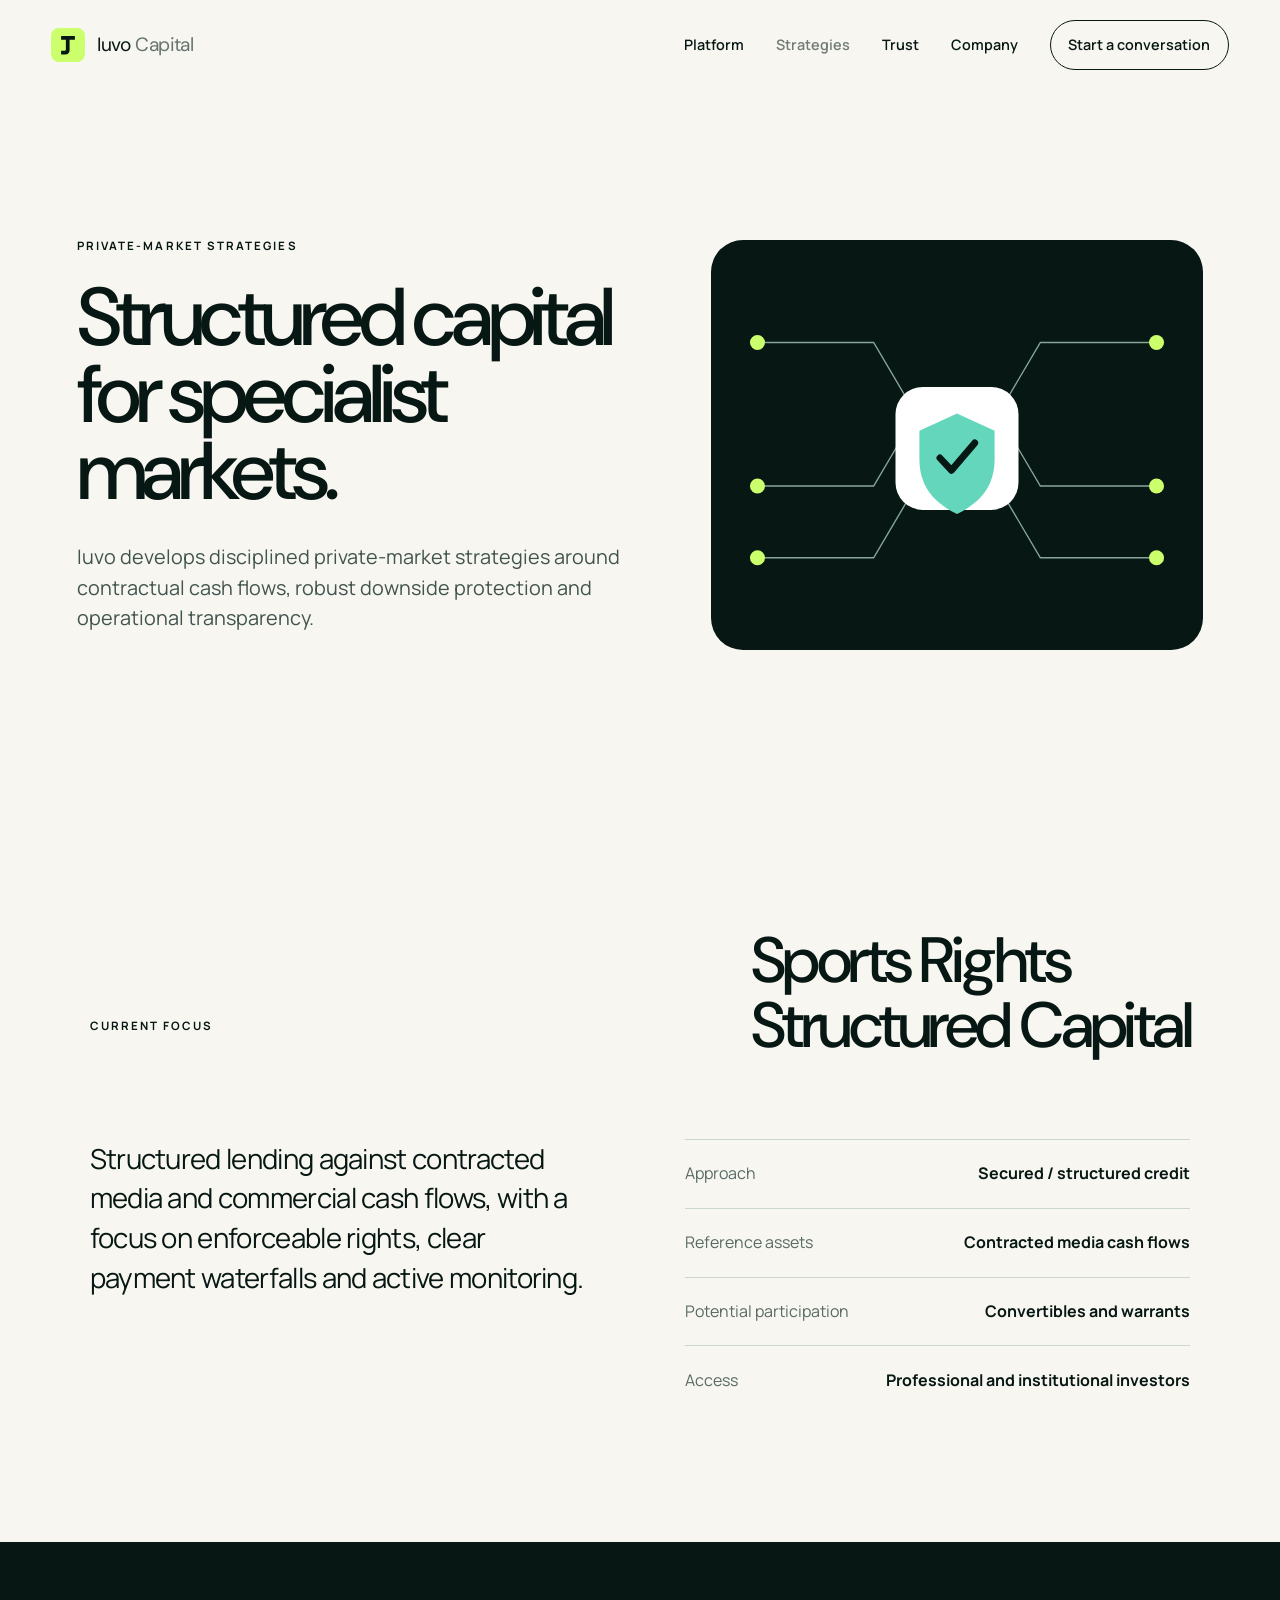
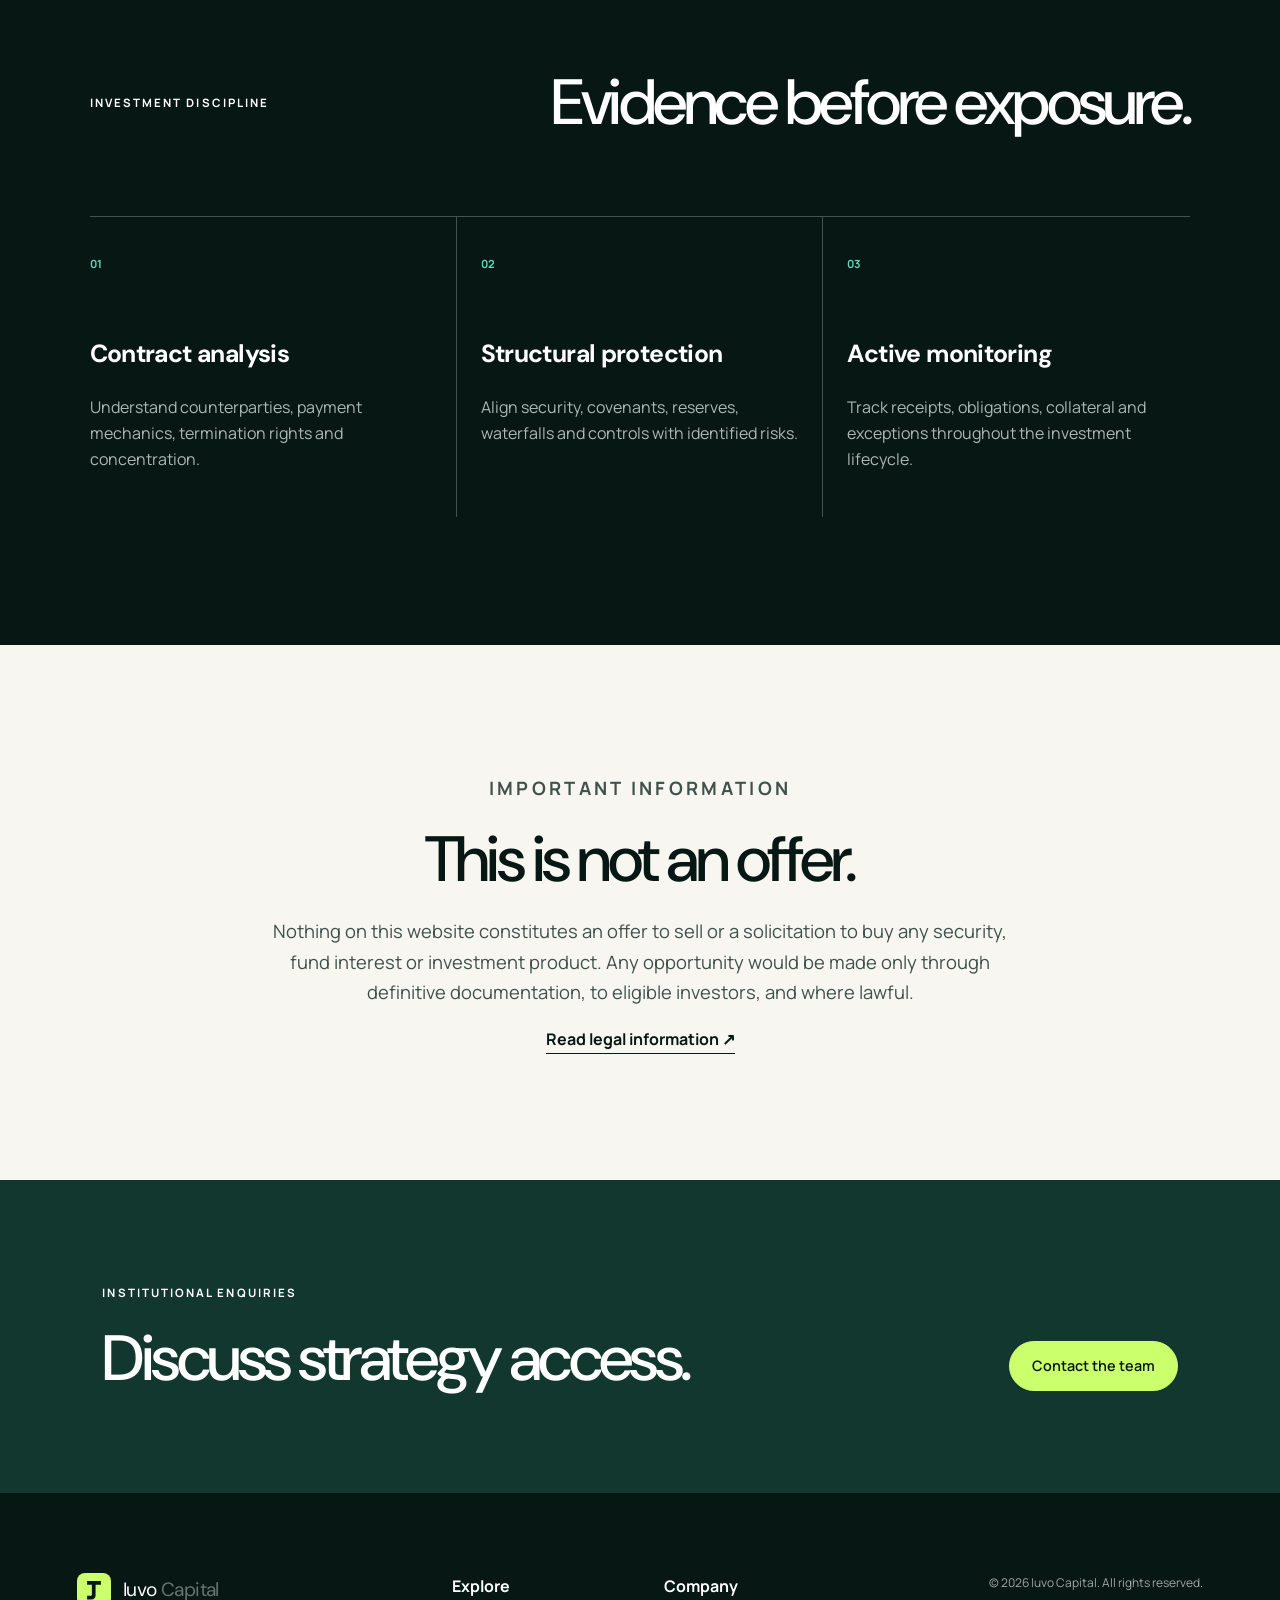
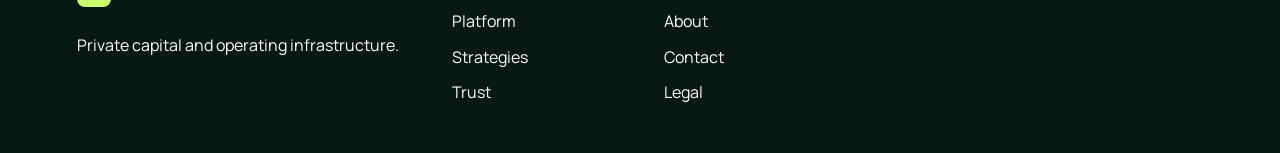
<file: strategies.html>
<!doctype html><html lang="en"><head><meta charset="utf-8"><meta name="viewport" content="width=device-width,initial-scale=1"><meta name="description" content="Iuvo Capital structured-capital strategies."><title>Strategies — Iuvo Capital</title><link rel="icon" href="assets/mark.svg" type="image/svg+xml"><link rel="stylesheet" href="assets/site.css"><script defer src="assets/site.js"></script></head><body><a class="skip" href="#main">Skip to content</a><header class="site-header"><a class="brand" href="index.html"><img src="assets/mark.svg" alt=""><span>Iuvo <b>Capital</b></span></a><button class="menu" aria-expanded="false" aria-controls="nav">Menu</button><nav id="nav"><a href="platform.html">Platform</a><a aria-current="page" href="strategies.html">Strategies</a><a href="security.html">Trust</a><a href="about.html">Company</a><a class="nav-cta" href="contact.html">Start a conversation</a></nav></header><main id="main"><section class="page-hero strategy-hero"><div><p class="eyebrow">Private-market strategies</p><h1>Structured capital for specialist markets.</h1><p class="lede">Iuvo develops disciplined private-market strategies around contractual cash flows, robust downside protection and operational transparency.</p></div><img src="assets/strategy.svg" alt="Abstract illustration of contractual cash flows entering a protected capital structure"></section><section class="section"><div class="section-head"><p class="eyebrow">Current focus</p><h2>Sports Rights<br>Structured Capital</h2></div><div class="two-col"><div><p class="large-copy">Structured lending against contracted media and commercial cash flows, with a focus on enforceable rights, clear payment waterfalls and active monitoring.</p></div><div class="facts"><div><span>Approach</span><b>Secured / structured credit</b></div><div><span>Reference assets</span><b>Contracted media cash flows</b></div><div><span>Potential participation</span><b>Convertibles and warrants</b></div><div><span>Access</span><b>Professional and institutional investors</b></div></div></div></section><section class="section dark"><div class="section-head"><p class="eyebrow">Investment discipline</p><h2>Evidence before exposure.</h2></div><div class="card-grid three"><article class="feature-card"><span>01</span><h3>Contract analysis</h3><p>Understand counterparties, payment mechanics, termination rights and concentration.</p></article><article class="feature-card"><span>02</span><h3>Structural protection</h3><p>Align security, covenants, reserves, waterfalls and controls with identified risks.</p></article><article class="feature-card"><span>03</span><h3>Active monitoring</h3><p>Track receipts, obligations, collateral and exceptions throughout the investment lifecycle.</p></article></div></section><section class="section notice"><p class="eyebrow">Important information</p><h2>This is not an offer.</h2><p>Nothing on this website constitutes an offer to sell or a solicitation to buy any security, fund interest or investment product. Any opportunity would be made only through definitive documentation, to eligible investors, and where lawful.</p><a class="text-link" href="legal.html">Read legal information ↗</a></section><section class="cta"><p class="eyebrow">Institutional enquiries</p><h2>Discuss strategy access.</h2><a class="button pale" href="contact.html">Contact the team</a></section></main><footer><div><a class="brand footer-brand" href="index.html"><img src="assets/mark.svg" alt=""><span>Iuvo <b>Capital</b></span></a><p>Private capital and operating infrastructure.</p></div><div><b>Explore</b><a href="platform.html">Platform</a><a href="strategies.html">Strategies</a><a href="security.html">Trust</a></div><div><b>Company</b><a href="about.html">About</a><a href="contact.html">Contact</a><a href="legal.html">Legal</a></div><p class="fine">© <span data-year></span> Iuvo Capital. All rights reserved.</p></footer></body></html>
</file>
<file: assets/site.css>
@import url('https://fonts.googleapis.com/css2?family=DM+Sans:wght@400;500;600;700&family=Manrope:wght@400;500;600&display=swap');
:root{--ink:#071713;--forest:#12372e;--mint:#cbff6b;--sea:#63d6bc;--paper:#f7f6f1;--soft:#e9eee8;--line:#ccd5cf;--muted:#596a64;--white:#fff;--max:1440px}*{box-sizing:border-box}html{scroll-behavior:smooth}body{margin:0;background:var(--paper);color:var(--ink);font-family:'Manrope',Arial,sans-serif;font-size:16px;line-height:1.65}img{display:block;max-width:100%}a{color:inherit}h1,h2,h3,p{margin-top:0}h1,h2,h3,.brand{font-family:'DM Sans',Arial,sans-serif}h1{font-size:clamp(3.35rem,7.2vw,7.6rem);line-height:.94;letter-spacing:-.065em;font-weight:500;margin-bottom:2rem}h1 em{font-style:normal;color:#4b685f}h2{font-size:clamp(2.5rem,5vw,5.6rem);line-height:1.02;letter-spacing:-.055em;font-weight:500;margin-bottom:1.5rem}h3{font-size:1.55rem;line-height:1.2;letter-spacing:-.025em}.skip{position:absolute;left:-9999px;top:10px;padding:10px;background:#fff;z-index:100}.skip:focus{left:10px}.site-header{height:90px;max-width:var(--max);margin:auto;padding:0 clamp(1.3rem,4vw,4.5rem);display:flex;align-items:center;justify-content:space-between;position:relative;z-index:20}.brand{display:flex;gap:.75rem;align-items:center;text-decoration:none;font-size:1.2rem;letter-spacing:-.03em}.brand img{width:34px;height:34px}.brand b{font-weight:400;color:#66746f}.site-header nav{display:flex;align-items:center;gap:2rem}.site-header nav a{text-decoration:none;font-size:.9rem;font-weight:600}.site-header nav a:not(.nav-cta):hover,.site-header nav a[aria-current=page]{opacity:.55}.nav-cta{border:1px solid var(--ink);padding:.75rem 1.1rem;border-radius:999px}.nav-cta:hover{background:var(--ink);color:#fff}.menu{display:none;background:none;border:1px solid;padding:.55rem .9rem;border-radius:999px}.hero{max-width:var(--max);margin:auto;min-height:calc(100vh - 90px);padding:4vw clamp(1.3rem,4vw,4.5rem) 6vw;display:grid;grid-template-columns:1.03fr .97fr;align-items:center;gap:5vw}.hero-copy{position:relative;z-index:1}.eyebrow{text-transform:uppercase;font-size:.72rem;font-weight:700;letter-spacing:.18em;margin-bottom:1.5rem}.lede{font-size:clamp(1.1rem,1.55vw,1.45rem);max-width:670px;line-height:1.55;color:#41534d}.actions{display:flex;align-items:center;gap:2rem;margin:2.5rem 0 4rem}.button{display:inline-block;background:var(--ink);color:#fff;text-decoration:none;border:1px solid var(--ink);border-radius:999px;padding:.9rem 1.35rem;font:600 .9rem 'Manrope';cursor:pointer}.button:hover{background:var(--forest)}.button.outline{background:transparent;color:var(--ink)}.button.pale{background:var(--mint);color:var(--ink);border-color:var(--mint)}.text-link{font-weight:700;text-decoration:none;border-bottom:1px solid currentColor;padding-bottom:.2rem}.text-link span{margin-left:.4rem}.text-link.light{color:#fff}.hero-proof{display:flex;gap:1.7rem;align-items:center;font-size:.78rem;text-transform:uppercase;letter-spacing:.08em}.hero-proof span{color:var(--muted)}.hero-art img{width:100%;max-height:76vh}.signal{background:var(--mint);display:grid;grid-template-columns:1.5fr repeat(4,1fr);padding:2rem clamp(1.3rem,4vw,4.5rem);gap:1rem;align-items:center;text-transform:uppercase;font-size:.75rem;letter-spacing:.1em}.signal p{margin:0;font-weight:700}.signal div{display:flex;gap:.8rem}.signal span{opacity:.55}.section{max-width:var(--max);margin:auto;padding:clamp(5rem,10vw,10rem) clamp(1.3rem,7vw,8rem)}.intro{display:grid;grid-template-columns:1.2fr .8fr;gap:8vw}.intro>div:last-child{font-size:1.15rem;color:#43534e;padding-top:4rem}.dark{max-width:none;background:var(--ink);color:#fff}.dark>.section-head,.dark>.card-grid,.dark>div{max-width:calc(var(--max) - 16rem);margin-left:auto;margin-right:auto}.section-head{display:flex;justify-content:space-between;align-items:flex-end;gap:2rem;margin-bottom:5rem}.section-head h2{margin-bottom:0;max-width:900px}.card-grid{display:grid;grid-template-columns:repeat(4,1fr);border-top:1px solid #41534d}.feature-card{padding:2rem 1.5rem 1rem 0;border-right:1px solid #41534d;min-height:300px}.feature-card+article{padding-left:1.5rem}.feature-card:last-child{border-right:0}.feature-card span,.module-list>article>span,.principles span{font-size:.7rem;color:var(--sea);font-weight:700}.feature-card h3{margin-top:4rem}.feature-card p{color:#abb9b3}.three{grid-template-columns:repeat(3,1fr)}.split{display:grid;grid-template-columns:1fr 1fr;gap:8vw;align-items:center}.split img{border-radius:2rem}.large-copy{font-size:clamp(1.35rem,2.15vw,2rem);line-height:1.45;letter-spacing:-.025em}.boundary{display:grid;grid-template-columns:.8fr 1.2fr;gap:7vw;border-top:1px solid var(--line)}.boundary-grid{display:grid;grid-template-columns:repeat(2,1fr);gap:2rem}.boundary-grid>div{border-top:1px solid var(--ink);padding-top:1.4rem}.boundary-grid b{font-family:'DM Sans';font-size:1.2rem}.cta{max-width:none;background:var(--forest);color:#fff;padding:clamp(5rem,8vw,8rem) clamp(1.3rem,8vw,9rem);display:grid;grid-template-columns:1fr auto;align-items:end}.cta h2{margin:0}.cta .eyebrow{grid-column:1/-1}.page-hero{max-width:var(--max);margin:auto;min-height:710px;padding:7vw clamp(1.3rem,6vw,7rem);display:grid;grid-template-columns:1.05fr .95fr;gap:7vw;align-items:center}.page-hero h1{font-size:clamp(3.5rem,6.4vw,6.9rem)}.page-hero img{border-radius:2rem}.page-hero.compact{min-height:560px;grid-template-columns:1fr}.page-hero.compact>div{max-width:950px}.module-list{border-top:1px solid var(--ink)}.module-list article{display:grid;grid-template-columns:100px 1fr;padding:3.5rem 0;border-bottom:1px solid var(--line)}.module-list article>div{display:grid;grid-template-columns:1fr 1fr;gap:3rem}.module-list h3{font-size:2rem}.module-list ul{margin:0;padding:0;list-style:none}.module-list li{padding:.7rem 0;border-bottom:1px solid var(--line)}.architecture{display:grid;grid-template-columns:.8fr 1.2fr;gap:7vw}.layers{display:flex;flex-direction:column;gap:3px}.layers div{background:#16342d;padding:1.3rem 1.5rem;display:grid;grid-template-columns:40px 160px 1fr;align-items:center}.layers span{color:var(--sea);font-size:.7rem}.layers p{margin:0;color:#9eaea7}.two-col{display:grid;grid-template-columns:1fr 1fr;gap:7vw}.facts div{padding:1.3rem 0;border-top:1px solid var(--line);display:flex;justify-content:space-between;gap:1rem}.facts span{color:var(--muted)}.notice{max-width:930px;text-align:center}.notice p{font-size:1.15rem;color:#40514b}.principles{display:grid;grid-template-columns:repeat(3,1fr);border-top:1px solid var(--line)}.principles article{padding:2rem 2rem 3rem 0;border-bottom:1px solid var(--line)}.principles article:not(:nth-child(3n)){border-right:1px solid var(--line);padding-left:2rem}.principles h3{margin-top:2.5rem}.pale-section{background:var(--soft);max-width:none}.pale-section>*{max-width:calc(var(--max) - 16rem);margin-left:auto;margin-right:auto}.monogram{font:500 18rem/.8 'DM Sans';color:var(--mint);background:var(--ink);height:430px;display:grid;place-items:center;border-radius:2rem}.check-list{display:grid;grid-template-columns:1fr 1fr}.check-list p{border-top:1px solid #41534d;padding:1rem;margin:0;color:#d1d9d5}.contact-wrap{max-width:var(--max);margin:auto;padding:7vw clamp(1.3rem,7vw,8rem);display:grid;grid-template-columns:.9fr 1.1fr;gap:9vw}.contact-wrap h1{font-size:clamp(3.2rem,5.5vw,6rem)}.contact-note{border-top:1px solid var(--line);padding-top:1.3rem;margin-top:4rem}form{background:#fff;padding:clamp(1.5rem,4vw,3.5rem);border-radius:1.5rem;box-shadow:0 30px 80px #27463c14}label{display:block;font-size:.8rem;font-weight:700;margin-bottom:1.2rem}input,select,textarea{width:100%;margin-top:.4rem;border:0;border-bottom:1px solid #9aaca4;background:transparent;padding:.75rem 0;font:inherit;color:inherit;border-radius:0}input:focus,select:focus,textarea:focus{outline:2px solid var(--sea);outline-offset:4px}.consent{display:flex;gap:.7rem;align-items:flex-start;font-weight:400}.consent input{width:auto;margin-top:.3rem}.form-note{font-size:.75rem;color:var(--muted);margin-top:1rem}.legal-copy{max-width:1200px;margin:auto;padding:2rem 2rem 8rem;display:grid;grid-template-columns:240px 1fr;gap:7vw}.legal-copy nav{display:flex;flex-direction:column;gap:.7rem;position:sticky;top:30px;align-self:start}.legal-copy nav a{text-decoration:none}.legal-copy article section{padding:0 0 2.5rem;margin-bottom:2.5rem;border-bottom:1px solid var(--line)}.legal-copy h2{font-size:2rem;letter-spacing:-.03em}.legal-copy p{font-size:1.08rem}footer{background:var(--ink);color:#fff;padding:5rem clamp(1.3rem,6vw,7rem) 3rem;display:grid;grid-template-columns:2fr 1fr 1fr 2fr;gap:3rem}footer>div{display:flex;flex-direction:column;align-items:flex-start;gap:.55rem}footer a{text-decoration:none}.footer-brand{margin-bottom:1rem}.fine{font-size:.75rem;color:#9ca9a4;text-align:right}.section,.cta,.signal{opacity:0;transform:translateY(18px);transition:opacity .7s ease,transform .7s ease}.visible{opacity:1;transform:none}
@media(max-width:980px){.site-header nav{display:none;position:absolute;top:78px;left:1.2rem;right:1.2rem;background:var(--ink);color:#fff;padding:1.5rem;flex-direction:column;align-items:stretch;border-radius:1rem}.site-header nav.open{display:flex}.menu{display:block}.nav-cta{text-align:center;border-color:#fff}.hero,.page-hero,.contact-wrap{grid-template-columns:1fr}.hero{padding-top:4rem}.hero-art{max-width:650px;margin:auto}.signal{grid-template-columns:1fr 1fr}.signal p{grid-column:1/-1}.intro,.split,.boundary,.architecture,.two-col{grid-template-columns:1fr}.card-grid{grid-template-columns:1fr 1fr}.feature-card:nth-child(2){border-right:0}.principles{grid-template-columns:1fr 1fr}.principles article:not(:nth-child(3n)){border-right:0;padding-left:0}.principles article:nth-child(odd){border-right:1px solid var(--line)}.module-list article>div{grid-template-columns:1fr}.page-hero{min-height:auto}.page-hero img{max-width:650px}.dark>.section-head,.dark>.card-grid,.dark>div,.pale-section>*{max-width:none}.cta{grid-template-columns:1fr;gap:2rem}.cta .eyebrow{grid-column:auto}footer{grid-template-columns:1fr 1fr}.fine{text-align:left}}
@media(max-width:620px){h1{font-size:3.35rem}.site-header{height:74px}.hero{min-height:auto}.actions{align-items:flex-start;flex-direction:column;margin-bottom:3rem}.hero-proof{align-items:flex-start;flex-direction:column;gap:.4rem}.signal{grid-template-columns:1fr}.signal p{grid-column:auto}.section{padding-top:5rem;padding-bottom:5rem}.section-head{align-items:flex-start;flex-direction:column;margin-bottom:3rem}.card-grid,.three,.principles,.boundary-grid{grid-template-columns:1fr}.feature-card,.feature-card+article{padding:2rem 0;border-right:0;border-bottom:1px solid #41534d;min-height:auto}.feature-card h3{margin-top:2rem}.principles article,.principles article:not(:nth-child(3n)),.principles article:nth-child(odd){border-right:0;padding-left:0}.module-list article{grid-template-columns:45px 1fr}.layers div{grid-template-columns:30px 1fr}.layers p{grid-column:2;margin-top:.4rem}.check-list{grid-template-columns:1fr}.facts div{flex-direction:column}.legal-copy{grid-template-columns:1fr}.legal-copy nav{position:static}.monogram{height:300px;font-size:12rem}footer{grid-template-columns:1fr}.page-hero{padding-top:5rem;padding-bottom:5rem}}
@media(prefers-reduced-motion:reduce){html{scroll-behavior:auto}.section,.cta,.signal{opacity:1;transform:none;transition:none}}
@media print{.site-header,.cta,footer,.menu{display:none}.section,.signal{opacity:1;transform:none}.page-hero{min-height:auto}.dark{background:#fff;color:#000}.feature-card p{color:#333}}
</file>
